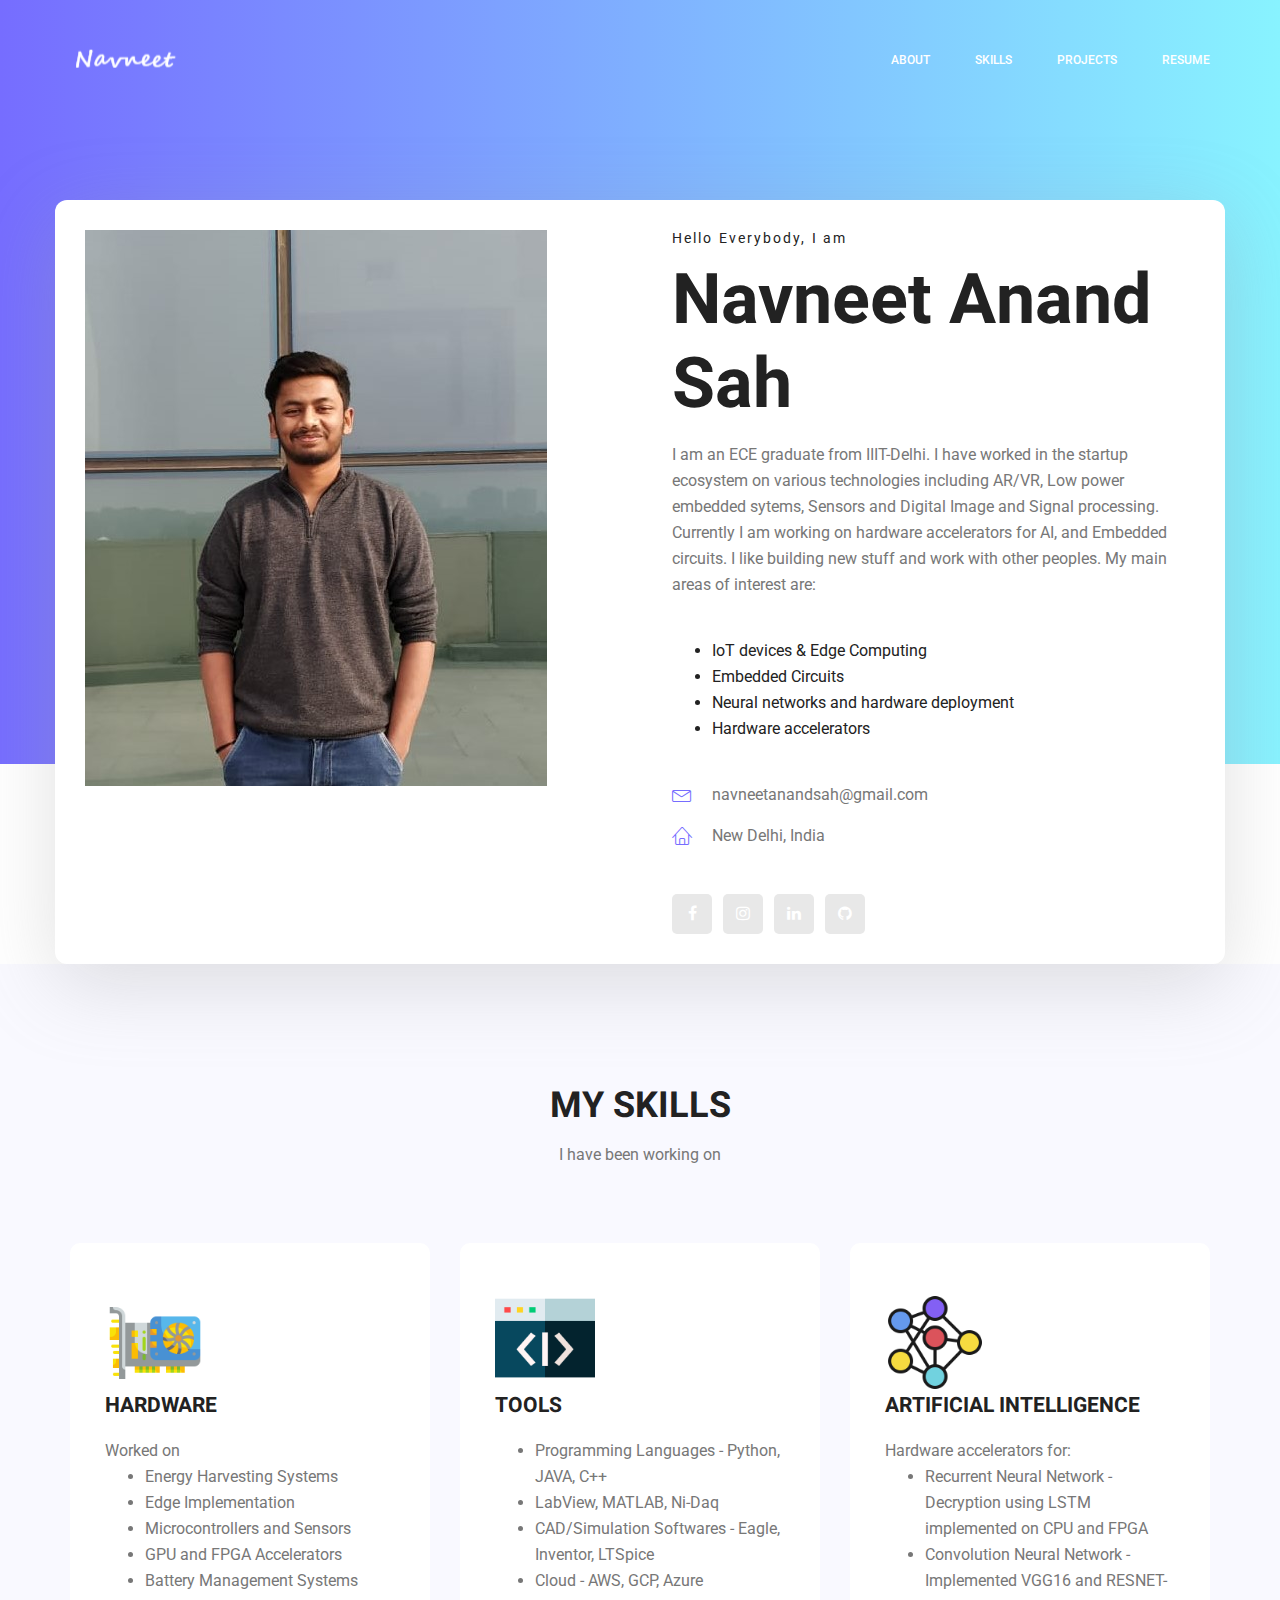
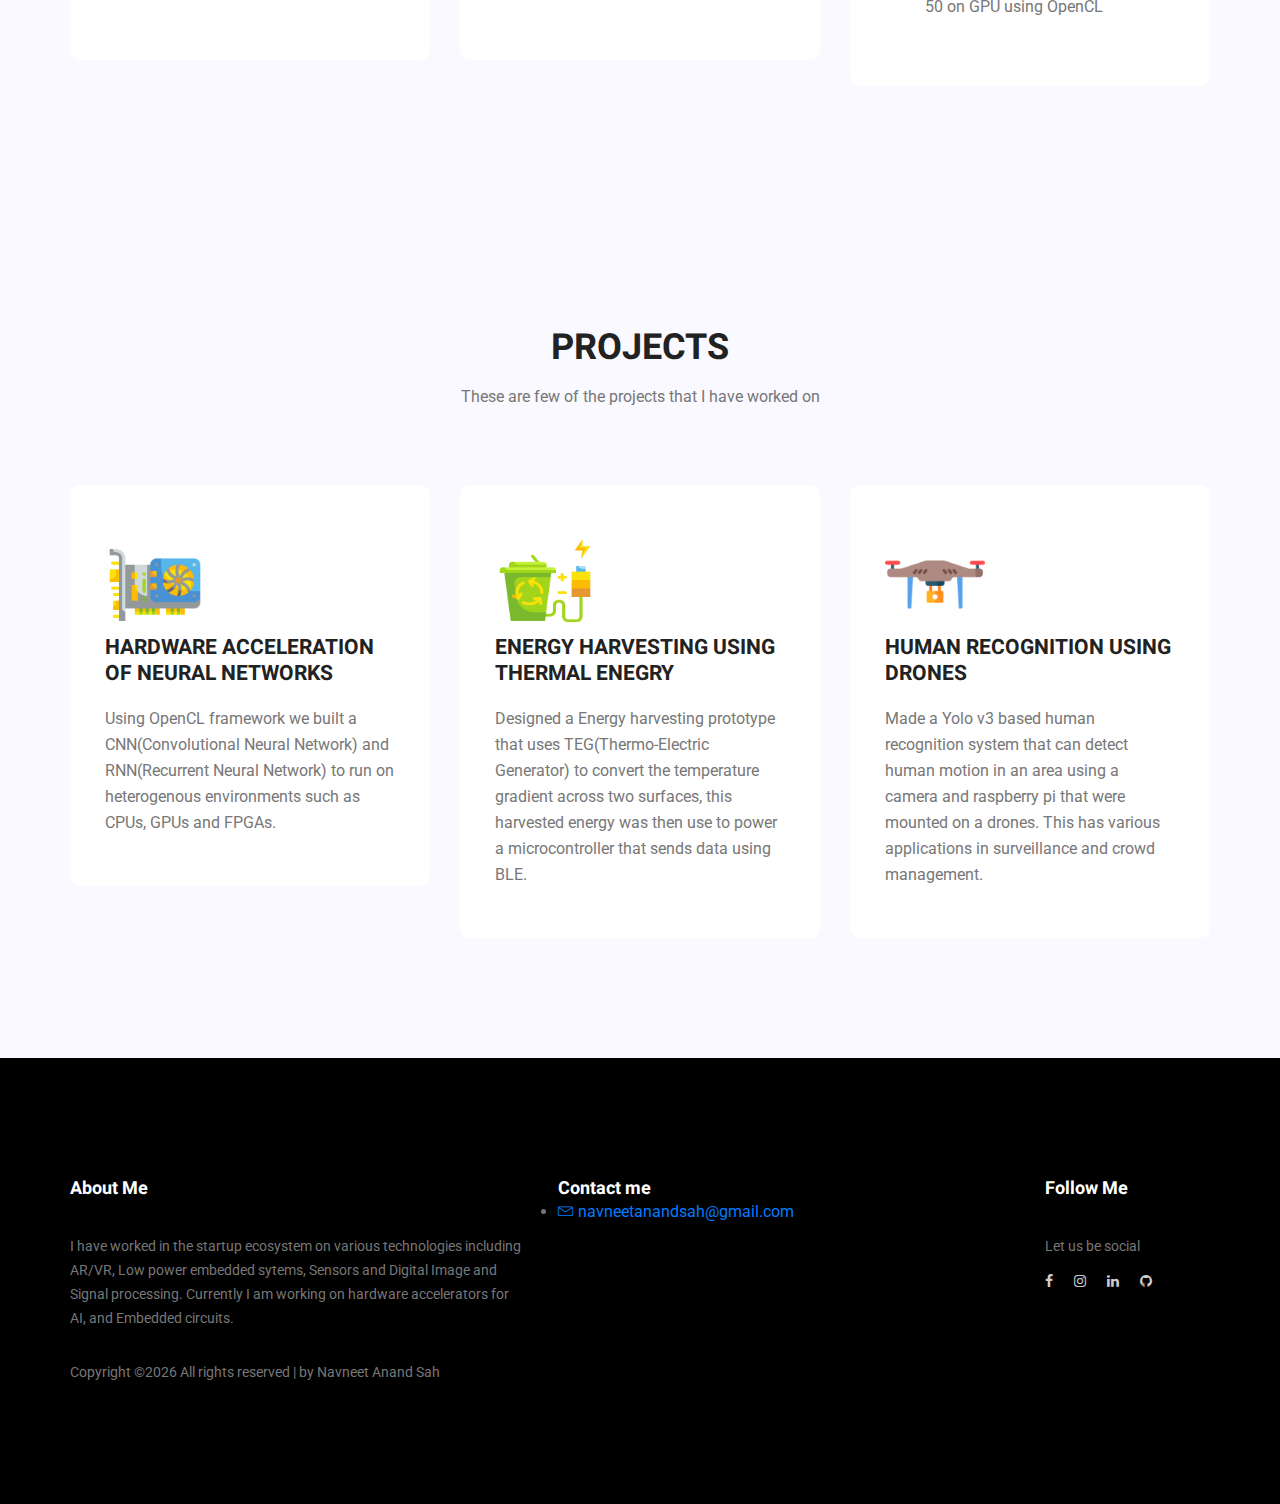
<file: index.html>
<!doctype html>
<html lang="en">
    <head>
        <!-- Required meta tags -->
        <meta charset="utf-8">
        <meta name="viewport" content="width=device-width, initial-scale=1, shrink-to-fit=no">
        <link rel="icon" href="img/favicon.png" type="image/png">
        <title>Navneet Anand Sah</title>
        <!-- Bootstrap CSS -->
        <link rel="stylesheet" href="css/bootstrap.css">
        <link rel="stylesheet" href="vendors/linericon/style.css">
        <link rel="stylesheet" href="css/font-awesome.min.css">
        <link rel="stylesheet" href="vendors/owl-carousel/owl.carousel.min.css">
        <link rel="stylesheet" href="vendors/lightbox/simpleLightbox.css">
        <link rel="stylesheet" href="vendors/nice-select/css/nice-select.css">
        <link rel="stylesheet" href="vendors/animate-css/animate.css">
        <link rel="stylesheet" href="vendors/popup/magnific-popup.css">
        <link rel="stylesheet" href="vendors/flaticon/flaticon.css">
        <!-- main css -->
        <link rel="stylesheet" href="css/style.css">
        <link rel="stylesheet" href="css/responsive.css">
    </head>
    <body>
        
        <!--================Header Menu Area =================-->
        <header class="header_area">
            <div class="main_menu">
            	<nav class="navbar navbar-expand-lg navbar-light">
					<div class="container box_1620">
						<!-- Brand and toggle get grouped for better mobile display -->
						<a class="navbar-brand logo_h" href="index.html"><img src="img/logo3.png" alt=""></a>
						<button class="navbar-toggler" type="button" data-toggle="collapse" data-target="#navbarSupportedContent" aria-controls="navbarSupportedContent" aria-expanded="false" aria-label="Toggle navigation">
							<span class="icon-bar"></span>
							<span class="icon-bar"></span>
							<span class="icon-bar"></span>
						</button>
						<!-- Collect the nav links, forms, and other content for toggling -->
						<div class="collapse navbar-collapse offset" id="navbarSupportedContent">
							<ul class="nav navbar-nav menu_nav ml-auto">
								<li class="nav-item"><a class="nav-link" href="#home">About</a></li> 
								<li class="nav-item"><a class="nav-link" href="#skills">Skills</a></li> 
								<li class="nav-item"><a class="nav-link" href="#Project">Projects</a></li> 
								<li class="nav-item"><a class="nav-link" href="Navneet_resume.pdf">resume</a></li>
							</ul>
						</div> 
					</div>
            	</nav>
            </div>
        </header>
        <!--================Header Menu Area =================-->
        
        <!--================Home Banner Area =================-->
        <section class="home_banner_area" id="home">
           	<div class="container box_1620">
           		<div class="banner_inner d-flex align-items-center">
					<div class="banner_content">
						<div class="media">
							<div class="d-flex">
								<img src="img/navneet_1.jpeg" alt="Navneet Anand Sah">
							</div>
							<div class="media-body">
								<div class="personal_text">
									<h6>Hello Everybody, I am</h6>
									<h3>Navneet Anand Sah</h3>
									<!--<h4>Hardware Enthusiast</h4>-->
									<p>I am an ECE graduate from IIIT-Delhi. I have worked in the startup ecosystem on various technologies including AR/VR, Low power embedded sytems, Sensors and Digital Image and Signal processing. Currently I am working on hardware accelerators for AI, and Embedded circuits.  
										I like building new stuff and work with other peoples. 
										My main areas of interest are:
										<ul>
											<li>IoT devices & Edge Computing</li>
											<li>Embedded Circuits</li>
											<li>Neural networks and hardware deployment</li>
											<li>Hardware accelerators</li>
											
										</ul>
									</p>
									<ul class="list basic_info">
										<li><a href="mailto:navneetanandsah@gmail.com"><i class="lnr lnr-envelope"></i> navneetanandsah@gmail.com</a></li>
										<li><a href="#"><i class="lnr lnr-home"></i> New Delhi, India</a></li>
									</ul>
									<ul class="list personal_social">
										<li><a href="https://www.facebook.com/navneet.anand.56"><i class="fa fa-facebook"></i></a></li>
										<li><a href="https://www.instagram.com/navneet.a.sah/"><i class="fa fa-instagram"></i></a></li>
										<li><a href="https://www.linkedin.com/in/navneetanandsah/"><i class="fa fa-linkedin"></i></a></li>
										<li><a href="https://github.com/nvanandsah"><i class="fa fa-github"></i></a></li>									
									</ul>
								</div>
							</div>
						</div>
					</div>
				</div>
            </div>
        </section>
        <!--================End Home Banner Area =================-->
		
		<section class="feature_area p_120" id="skills">
				<div class="container">
					<div class="main_title">
						<h2>My SKills</h2>
						<p> I have been working on</p>
					</div>
					<div class="feature_inner row">
						<div class="col-lg-4 col-md-6">
							<div class="feature_item">
								<!--<i class="flaticon-city"></i>-->
								<img src="img/graphics-card.png" width = "100" height="100" alt="GPU">
								<h4>Hardware</h4>
        								<p>Worked on
											<ul>
												<li>Energy Harvesting Systems</li>
												<li>Edge Implementation</li>
												<li>Microcontrollers and Sensors</li>
												<li>GPU and FPGA Accelerators</li>	
												<li>Battery Management Systems</li>
											</ul>
										</p>
							</div>
						</div>
						<div class="col-lg-4 col-md-6">
							<div class="feature_item">
								<!--<i class="flaticon-skyline"></i>-->
								<img src="img/code.png" width = "100" height="100" alt="GPU" style="padding-bottom: 10px">
								<h4>Tools</h4>
        								<p>
											<ul>
												<li>Programming Languages - Python, JAVA, C++</li>										
												<li>LabView, MATLAB, Ni-Daq</li>
												<li>CAD/Simulation Softwares - Eagle, Inventor, LTSpice</li>
												<li>Cloud - AWS, GCP, Azure</li>
											</ul>
										</p>
							</div>
						</div>
						<div class="col-lg-4 col-md-6">
							<div class="feature_item">
								<!--<i class="flaticon-sketch"></i>-->
								<img src="img/machine-learning.png" width = "100" height="100" alt="GPU" style="padding-bottom: 1px">
								<h4>Artificial Intelligence</h4>
        								<p>Hardware accelerators for:
											<ul>	
												<li>Recurrent Neural Network - Decryption using LSTM implemented on CPU and FPGA</li>
												<li>Convolution Neural Network - Implemented VGG16 and RESNET-50 on GPU using OpenCL</li>
											</ul>
										</p>
							</div>
						</div>
					</div>
				</div>
			</section>
        <!--================Welcome Area =================
        <section class="welcome_area p_120">
        	<div class="container">
        		<div class="feature_inner row">
        			<div class="col-lg-4 col-md-6">
        				<div class="welcome_text">
        					<h4>My skills</h4>
							<p>I have been working on </p>
						</div>
        					<div class="row">
        						<div class="col-md-4">
        							<div class="wel_item">
        								<i class="lnr lnr-database"></i>
        								<h4>Hardware</h4>
        								<p>Worked on
											<ul>
												<li>Energy Harvesting </li>
												<li>Edge Implementation</li>
												<li>Microcontrollers and Sensors</li>
												<li>GPU and FPGA Accelerators</li>	
											</ul>
										</p>
        							</div>
        						</div>
        						<div class="col-md-4">
        							<div class="wel_item">
        								<i class="lnr lnr-book"></i>
        								<h4>Artificial Intelligence</h4>
        								<p>Hardware accelerators for:
											<ul>	
												<li>Recurrent Neural Network</li>
												<li>Convolution Neural Network</li>
											</ul>
										</p>
        							</div>
        						</div>
        						<div class="col-md-4">
        							<div class="wel_item">
        								<i class="lnr lnr-users"></i>
        								<h4>Languages</h4>
        								<p>
											<ul>
												<li>Python</li>											</li>
												<li>MATLAB</li>
												<li>JAVA</li>
												<li>C++</li>
											</ul>
										</p>
        							</div>
        						</div>
        					</div>
        				</div>
        			</div>
        		</div>
        	</div>
        </section>
        <!--================End Welcome Area =================-->
        
        
        <!--================Feature Area =================-->
        <section class="feature_area p_120" id="Project">
        	<div class="container">
        		<div class="main_title">
        			<h2>Projects</h2>
        			<p> These are few of the projects that I have worked on</p>
        		</div>
        		<div class="feature_inner row">
        			<div class="col-lg-4 col-md-6">
        				<div class="feature_item">
        					<!--<i class="flaticon-city"></i>-->
							<img src="img/graphics-card.png" width = "100" height="100" alt="GPU">
							<h4>Hardware acceleration of Neural Networks</h4>
        					<p>Using OpenCL framework we built a CNN(Convolutional Neural Network) and RNN(Recurrent Neural Network) to run on heterogenous environments such as CPUs, GPUs and FPGAs.</p>
        				</div>
        			</div>
        			<div class="col-lg-4 col-md-6">
        				<div class="feature_item">
							<!--<i class="flaticon-skyline"></i>-->
							<img src="img/clean-energy.png" width = "100" height="100" alt="GPU" style="padding-bottom: 10px">
        					<h4>Energy Harvesting using thermal enegry</h4>
        					<p>Designed a Energy harvesting prototype that uses TEG(Thermo-Electric Generator) to convert the temperature gradient across two surfaces, this harvested energy was then use to power a microcontroller that sends data using BLE.</p>
        				</div>
        			</div>
        			<div class="col-lg-4 col-md-6">
        				<div class="feature_item">
        					<!--<i class="flaticon-sketch"></i>-->
							<img src="img/drone.png" width = "100" height="100" alt="GPU" style="padding-bottom: 1px">
        					
							<h4>Human recognition using Drones</h4>
        					<p>Made a Yolo v3 based human recognition system that can detect human motion in an area using a camera and raspberry pi that were mounted on a drones. This has various applications in surveillance and crowd management.</p>
        				</div>
					</div>
					<!-- <div class="col-lg-4 col-md-6">
        				<div class="feature_item">
        					<!--<i class="flaticon-sketch"></i>--
							<img src="img/icc.png" width = "100" height="100" alt="GPU" style="padding-bottom: 1px">
        					
							<h4>Energy Harvesting by exploiting inherent inadequacies of Sampling process</h4>
        					<p>"Experimental Results for Energy Harvesting by exploiting inherent inadequacies of Sampling process for
								IoT application" accepted in IEEE International Conference on Communications (ICC),
								Workshop, 2020. Neha Jain, Navneet Anand Sah, Vivek Ashok Bohara and Anubha Gupta</p>
        				</div>
        			</div> -->
        		</div>
        	</div>
        </section>
        <!--================End Feature Area =================-->
        
        
        <!--================Footer Area =================-->
        <footer class="footer_area p_120">
        	<div class="container">
        		<div class="row footer_inner">
        			<div class="col-lg-5 col-sm-6">
        				<aside class="f_widget ab_widget">
        					<div class="f_title">
        						<h3>About Me</h3>
        					</div>
        					<p>I have worked in the startup ecosystem on various technologies including AR/VR, Low power embedded sytems, Sensors and Digital Image and Signal processing. Currently I am working on hardware accelerators for AI, and Embedded circuits.</p>
        					<p>
Copyright &copy;<script>document.write(new Date().getFullYear());</script> All rights reserved | by Navneet Anand Sah
</p>
        				</aside>
        			</div>
        			<div class="col-lg-5 col-sm-6">
        				<aside class="f_widget news_widget">
        					<div class="f_title">
								<h3>Contact me</h3>
								<li><a href="mailto:navneetanandsah@gmail.com"><i class="lnr lnr-envelope"></i> navneetanandsah@gmail.com</a></li>
										
        					</div>
        				</aside>
        			</div>
        			<div class="col-lg-2">
        				<aside class="f_widget social_widget">
        					<div class="f_title">
        						<h3>Follow Me</h3>
        					</div>
        					<p>Let us be social</p>
        					<ul class="list">
									<li><a href="https://www.facebook.com/navneet.anand.56"><i class="fa fa-facebook"></i></a></li>
									<li><a href="https://www.instagram.com/navneet.a.sah/"><i class="fa fa-instagram"></i></a></li>
									<li><a href="https://www.linkedin.com/in/navneetanandsah/"><i class="fa fa-linkedin"></i></a></li>
									<li><a href="https://github.com/nvanandsah"><i class="fa fa-github"></i></a></li>	
        					</ul>
        				</aside>
        			</div>
        		</div>
        	</div>
        </footer>
        <!--================End Footer Area =================-->
        
        <!-- Optional JavaScript -->
        <!-- jQuery first, then Popper.js, then Bootstrap JS -->
        <script src="js/jquery-3.3.1.min.js"></script>
        <script src="js/popper.js"></script>
        <script src="js/bootstrap.min.js"></script>
        <script src="js/stellar.js"></script>
        <script src="vendors/lightbox/simpleLightbox.min.js"></script>
        <script src="vendors/nice-select/js/jquery.nice-select.min.js"></script>
        <script src="vendors/isotope/imagesloaded.pkgd.min.js"></script>
        <script src="vendors/isotope/isotope.pkgd.min.js"></script>
        <script src="vendors/owl-carousel/owl.carousel.min.js"></script>
        <script src="vendors/popup/jquery.magnific-popup.min.js"></script>
        <script src="js/jquery.ajaxchimp.min.js"></script>
        <script src="vendors/counter-up/jquery.waypoints.min.js"></script>
        <script src="vendors/counter-up/jquery.counterup.min.js"></script>
        <script src="js/mail-script.js"></script>
        <script src="js/theme.js"></script>
    </body>
</html>
</file>
<file: vendors/linericon/style.css>
@font-face {
	font-family: 'Linearicons-Free';
	src:url('fonts/Linearicons-Free.eot?w118d');
	src:url('fonts/Linearicons-Free.eot?#iefixw118d') format('embedded-opentype'),
		url('fonts/Linearicons-Free.woff2?w118d') format('woff2'),
		url('fonts/Linearicons-Free.woff?w118d') format('woff'),
		url('fonts/Linearicons-Free.ttf?w118d') format('truetype'),
		url('fonts/Linearicons-Free.svg?w118d#Linearicons-Free') format('svg');
	font-weight: normal;
	font-style: normal;
}

.lnr {
	font-family: 'Linearicons-Free';
	speak: none;
	font-style: normal;
	font-weight: normal;
	font-variant: normal;
	text-transform: none;
	line-height: 1;

	/* Better Font Rendering =========== */
	-webkit-font-smoothing: antialiased;
	-moz-osx-font-smoothing: grayscale;
}

.lnr-home:before {
	content: "\e800";
}
.lnr-apartment:before {
	content: "\e801";
}
.lnr-pencil:before {
	content: "\e802";
}
.lnr-magic-wand:before {
	content: "\e803";
}
.lnr-drop:before {
	content: "\e804";
}
.lnr-lighter:before {
	content: "\e805";
}
.lnr-poop:before {
	content: "\e806";
}
.lnr-sun:before {
	content: "\e807";
}
.lnr-moon:before {
	content: "\e808";
}
.lnr-cloud:before {
	content: "\e809";
}
.lnr-cloud-upload:before {
	content: "\e80a";
}
.lnr-cloud-download:before {
	content: "\e80b";
}
.lnr-cloud-sync:before {
	content: "\e80c";
}
.lnr-cloud-check:before {
	content: "\e80d";
}
.lnr-database:before {
	content: "\e80e";
}
.lnr-lock:before {
	content: "\e80f";
}
.lnr-cog:before {
	content: "\e810";
}
.lnr-trash:before {
	content: "\e811";
}
.lnr-dice:before {
	content: "\e812";
}
.lnr-heart:before {
	content: "\e813";
}
.lnr-star:before {
	content: "\e814";
}
.lnr-star-half:before {
	content: "\e815";
}
.lnr-star-empty:before {
	content: "\e816";
}
.lnr-flag:before {
	content: "\e817";
}
.lnr-envelope:before {
	content: "\e818";
}
.lnr-paperclip:before {
	content: "\e819";
}
.lnr-inbox:before {
	content: "\e81a";
}
.lnr-eye:before {
	content: "\e81b";
}
.lnr-printer:before {
	content: "\e81c";
}
.lnr-file-empty:before {
	content: "\e81d";
}
.lnr-file-add:before {
	content: "\e81e";
}
.lnr-enter:before {
	content: "\e81f";
}
.lnr-exit:before {
	content: "\e820";
}
.lnr-graduation-hat:before {
	content: "\e821";
}
.lnr-license:before {
	content: "\e822";
}
.lnr-music-note:before {
	content: "\e823";
}
.lnr-film-play:before {
	content: "\e824";
}
.lnr-camera-video:before {
	content: "\e825";
}
.lnr-camera:before {
	content: "\e826";
}
.lnr-picture:before {
	content: "\e827";
}
.lnr-book:before {
	content: "\e828";
}
.lnr-bookmark:before {
	content: "\e829";
}
.lnr-user:before {
	content: "\e82a";
}
.lnr-users:before {
	content: "\e82b";
}
.lnr-shirt:before {
	content: "\e82c";
}
.lnr-store:before {
	content: "\e82d";
}
.lnr-cart:before {
	content: "\e82e";
}
.lnr-tag:before {
	content: "\e82f";
}
.lnr-phone-handset:before {
	content: "\e830";
}
.lnr-phone:before {
	content: "\e831";
}
.lnr-pushpin:before {
	content: "\e832";
}
.lnr-map-marker:before {
	content: "\e833";
}
.lnr-map:before {
	content: "\e834";
}
.lnr-location:before {
	content: "\e835";
}
.lnr-calendar-full:before {
	content: "\e836";
}
.lnr-keyboard:before {
	content: "\e837";
}
.lnr-spell-check:before {
	content: "\e838";
}
.lnr-screen:before {
	content: "\e839";
}
.lnr-smartphone:before {
	content: "\e83a";
}
.lnr-tablet:before {
	content: "\e83b";
}
.lnr-laptop:before {
	content: "\e83c";
}
.lnr-laptop-phone:before {
	content: "\e83d";
}
.lnr-power-switch:before {
	content: "\e83e";
}
.lnr-bubble:before {
	content: "\e83f";
}
.lnr-heart-pulse:before {
	content: "\e840";
}
.lnr-construction:before {
	content: "\e841";
}
.lnr-pie-chart:before {
	content: "\e842";
}
.lnr-chart-bars:before {
	content: "\e843";
}
.lnr-gift:before {
	content: "\e844";
}
.lnr-diamond:before {
	content: "\e845";
}
.lnr-linearicons:before {
	content: "\e846";
}
.lnr-dinner:before {
	content: "\e847";
}
.lnr-coffee-cup:before {
	content: "\e848";
}
.lnr-leaf:before {
	content: "\e849";
}
.lnr-paw:before {
	content: "\e84a";
}
.lnr-rocket:before {
	content: "\e84b";
}
.lnr-briefcase:before {
	content: "\e84c";
}
.lnr-bus:before {
	content: "\e84d";
}
.lnr-car:before {
	content: "\e84e";
}
.lnr-train:before {
	content: "\e84f";
}
.lnr-bicycle:before {
	content: "\e850";
}
.lnr-wheelchair:before {
	content: "\e851";
}
.lnr-select:before {
	content: "\e852";
}
.lnr-earth:before {
	content: "\e853";
}
.lnr-smile:before {
	content: "\e854";
}
.lnr-sad:before {
	content: "\e855";
}
.lnr-neutral:before {
	content: "\e856";
}
.lnr-mustache:before {
	content: "\e857";
}
.lnr-alarm:before {
	content: "\e858";
}
.lnr-bullhorn:before {
	content: "\e859";
}
.lnr-volume-high:before {
	content: "\e85a";
}
.lnr-volume-medium:before {
	content: "\e85b";
}
.lnr-volume-low:before {
	content: "\e85c";
}
.lnr-volume:before {
	content: "\e85d";
}
.lnr-mic:before {
	content: "\e85e";
}
.lnr-hourglass:before {
	content: "\e85f";
}
.lnr-undo:before {
	content: "\e860";
}
.lnr-redo:before {
	content: "\e861";
}
.lnr-sync:before {
	content: "\e862";
}
.lnr-history:before {
	content: "\e863";
}
.lnr-clock:before {
	content: "\e864";
}
.lnr-download:before {
	content: "\e865";
}
.lnr-upload:before {
	content: "\e866";
}
.lnr-enter-down:before {
	content: "\e867";
}
.lnr-exit-up:before {
	content: "\e868";
}
.lnr-bug:before {
	content: "\e869";
}
.lnr-code:before {
	content: "\e86a";
}
.lnr-link:before {
	content: "\e86b";
}
.lnr-unlink:before {
	content: "\e86c";
}
.lnr-thumbs-up:before {
	content: "\e86d";
}
.lnr-thumbs-down:before {
	content: "\e86e";
}
.lnr-magnifier:before {
	content: "\e86f";
}
.lnr-cross:before {
	content: "\e870";
}
.lnr-menu:before {
	content: "\e871";
}
.lnr-list:before {
	content: "\e872";
}
.lnr-chevron-up:before {
	content: "\e873";
}
.lnr-chevron-down:before {
	content: "\e874";
}
.lnr-chevron-left:before {
	content: "\e875";
}
.lnr-chevron-right:before {
	content: "\e876";
}
.lnr-arrow-up:before {
	content: "\e877";
}
.lnr-arrow-down:before {
	content: "\e878";
}
.lnr-arrow-left:before {
	content: "\e879";
}
.lnr-arrow-right:before {
	content: "\e87a";
}
.lnr-move:before {
	content: "\e87b";
}
.lnr-warning:before {
	content: "\e87c";
}
.lnr-question-circle:before {
	content: "\e87d";
}
.lnr-menu-circle:before {
	content: "\e87e";
}
.lnr-checkmark-circle:before {
	content: "\e87f";
}
.lnr-cross-circle:before {
	content: "\e880";
}
.lnr-plus-circle:before {
	content: "\e881";
}
.lnr-circle-minus:before {
	content: "\e882";
}
.lnr-arrow-up-circle:before {
	content: "\e883";
}
.lnr-arrow-down-circle:before {
	content: "\e884";
}
.lnr-arrow-left-circle:before {
	content: "\e885";
}
.lnr-arrow-right-circle:before {
	content: "\e886";
}
.lnr-chevron-up-circle:before {
	content: "\e887";
}
.lnr-chevron-down-circle:before {
	content: "\e888";
}
.lnr-chevron-left-circle:before {
	content: "\e889";
}
.lnr-chevron-right-circle:before {
	content: "\e88a";
}
.lnr-crop:before {
	content: "\e88b";
}
.lnr-frame-expand:before {
	content: "\e88c";
}
.lnr-frame-contract:before {
	content: "\e88d";
}
.lnr-layers:before {
	content: "\e88e";
}
.lnr-funnel:before {
	content: "\e88f";
}
.lnr-text-format:before {
	content: "\e890";
}
.lnr-text-format-remove:before {
	content: "\e891";
}
.lnr-text-size:before {
	content: "\e892";
}
.lnr-bold:before {
	content: "\e893";
}
.lnr-italic:before {
	content: "\e894";
}
.lnr-underline:before {
	content: "\e895";
}
.lnr-strikethrough:before {
	content: "\e896";
}
.lnr-highlight:before {
	content: "\e897";
}
.lnr-text-align-left:before {
	content: "\e898";
}
.lnr-text-align-center:before {
	content: "\e899";
}
.lnr-text-align-right:before {
	content: "\e89a";
}
.lnr-text-align-justify:before {
	content: "\e89b";
}
.lnr-line-spacing:before {
	content: "\e89c";
}
.lnr-indent-increase:before {
	content: "\e89d";
}
.lnr-indent-decrease:before {
	content: "\e89e";
}
.lnr-pilcrow:before {
	content: "\e89f";
}
.lnr-direction-ltr:before {
	content: "\e8a0";
}
.lnr-direction-rtl:before {
	content: "\e8a1";
}
.lnr-page-break:before {
	content: "\e8a2";
}
.lnr-sort-alpha-asc:before {
	content: "\e8a3";
}
.lnr-sort-amount-asc:before {
	content: "\e8a4";
}
.lnr-hand:before {
	content: "\e8a5";
}
.lnr-pointer-up:before {
	content: "\e8a6";
}
.lnr-pointer-right:before {
	content: "\e8a7";
}
.lnr-pointer-down:before {
	content: "\e8a8";
}
.lnr-pointer-left:before {
	content: "\e8a9";
}
</file>
<file: vendors/nice-select/css/nice-select.css>
.nice-select {
  -webkit-tap-highlight-color: transparent;
  background-color: #fff;
  border-radius: 5px;
  border: solid 1px #e8e8e8;
  box-sizing: border-box;
  clear: both;
  cursor: pointer;
  display: block;
  float: left;
  font-family: inherit;
  font-size: 14px;
  font-weight: normal;
  height: 42px;
  line-height: 40px;
  outline: none;
  padding-left: 18px;
  padding-right: 30px;
  position: relative;
  text-align: left !important;
  -webkit-transition: all 0.2s ease-in-out;
  transition: all 0.2s ease-in-out;
  -webkit-user-select: none;
     -moz-user-select: none;
      -ms-user-select: none;
          user-select: none;
  white-space: nowrap;
  width: auto; }
  .nice-select:hover {
    border-color: #dbdbdb; }
  .nice-select:active, .nice-select.open, .nice-select:focus {
    border-color: #999; }
  .nice-select:after {
    border-bottom: 2px solid #999;
    border-right: 2px solid #999;
    content: '';
    display: block;
    height: 5px;
    margin-top: -4px;
    pointer-events: none;
    position: absolute;
    right: 12px;
    top: 50%;
    -webkit-transform-origin: 66% 66%;
        -ms-transform-origin: 66% 66%;
            transform-origin: 66% 66%;
    -webkit-transform: rotate(45deg);
        -ms-transform: rotate(45deg);
            transform: rotate(45deg);
    -webkit-transition: all 0.15s ease-in-out;
    transition: all 0.15s ease-in-out;
    width: 5px; }
  .nice-select.open:after {
    -webkit-transform: rotate(-135deg);
        -ms-transform: rotate(-135deg);
            transform: rotate(-135deg); }
  .nice-select.open .list {
    opacity: 1;
    pointer-events: auto;
    -webkit-transform: scale(1) translateY(0);
        -ms-transform: scale(1) translateY(0);
            transform: scale(1) translateY(0); }
  .nice-select.disabled {
    border-color: #ededed;
    color: #999;
    pointer-events: none; }
    .nice-select.disabled:after {
      border-color: #cccccc; }
  .nice-select.wide {
    width: 100%; }
    .nice-select.wide .list {
      left: 0 !important;
      right: 0 !important; }
  .nice-select.right {
    float: right; }
    .nice-select.right .list {
      left: auto;
      right: 0; }
  .nice-select.small {
    font-size: 12px;
    height: 36px;
    line-height: 34px; }
    .nice-select.small:after {
      height: 4px;
      width: 4px; }
    .nice-select.small .option {
      line-height: 34px;
      min-height: 34px; }
  .nice-select .list {
    background-color: #fff;
    border-radius: 5px;
    box-shadow: 0 0 0 1px rgba(68, 68, 68, 0.11);
    box-sizing: border-box;
    margin-top: 4px;
    opacity: 0;
    overflow: hidden;
    padding: 0;
    pointer-events: none;
    position: absolute;
    top: 100%;
    left: 0;
    -webkit-transform-origin: 50% 0;
        -ms-transform-origin: 50% 0;
            transform-origin: 50% 0;
    -webkit-transform: scale(0.75) translateY(-21px);
        -ms-transform: scale(0.75) translateY(-21px);
            transform: scale(0.75) translateY(-21px);
    -webkit-transition: all 0.2s cubic-bezier(0.5, 0, 0, 1.25), opacity 0.15s ease-out;
    transition: all 0.2s cubic-bezier(0.5, 0, 0, 1.25), opacity 0.15s ease-out;
    z-index: 9; }
    .nice-select .list:hover .option:not(:hover) {
      background-color: transparent !important; }
  .nice-select .option {
    cursor: pointer;
    font-weight: 400;
    line-height: 40px;
    list-style: none;
    min-height: 40px;
    outline: none;
    padding-left: 18px;
    padding-right: 29px;
    text-align: left;
    -webkit-transition: all 0.2s;
    transition: all 0.2s; }
    .nice-select .option:hover, .nice-select .option.focus, .nice-select .option.selected.focus {
      background-color: #f6f6f6; }
    .nice-select .option.selected {
      font-weight: bold; }
    .nice-select .option.disabled {
      background-color: transparent;
      color: #999;
      cursor: default; }

.no-csspointerevents .nice-select .list {
  display: none; }

.no-csspointerevents .nice-select.open .list {
  display: block; }
</file>
<file: vendors/flaticon/flaticon.css>
/*
  	Flaticon icon font: Flaticon
  	Creation date: 26/06/2018 17:19
  	*/

@font-face {
  font-family: "Flaticon";
  src: url("./Flaticon.eot");
  src: url("./Flaticon.eot?#iefix") format("embedded-opentype"),
       url("./Flaticon.woff") format("woff"),
       url("./Flaticon.ttf") format("truetype"),
       url("./Flaticon.svg#Flaticon") format("svg");
  font-weight: normal;
  font-style: normal;
}

@media screen and (-webkit-min-device-pixel-ratio:0) {
  @font-face {
    font-family: "Flaticon";
    src: url("./Flaticon.svg#Flaticon") format("svg");
  }
}

[class^="flaticon-"]:before, [class*=" flaticon-"]:before,
[class^="flaticon-"]:after, [class*=" flaticon-"]:after {   
  font-family: Flaticon;
        font-size: 20px;
font-style: normal;
margin-left: 20px;
}

.flaticon-skyline:before { content: "\f100"; }
.flaticon-sketch:before { content: "\f101"; }
.flaticon-city:before { content: "\f102"; }
</file>
<file: css/style.css>
/*----------------------------------------------------
@File: Default Styles
@Author: Rocky Ahmed
@URL: http://wethemez.com
Author E-mail: rockybd1995@gmail.com

This file contains the styling for the actual theme, this
is the file you need to edit to change the look of the
theme.
---------------------------------------------------- */
/*=====================================================================
@Template Name: Builder Construction 
@Author: Rocky Ahmed
@Developed By: Rocky Ahmed
@Developer URL: http://rocky.wethemez.com
Author E-mail: rockybd1995@gmail.com

@Default Styles

Table of Content:
01/ Variables
02/ predefin
03/ header
04/ button
05/ banner
06/ breadcrumb
07/ about
08/ team
09/ project 
10/ price 
11/ team 
12/ blog 
13/ video  
14/ features  
15/ career  
16/ contact 
17/ footer

=====================================================================*/
/*----------------------------------------------------*/
/*font Variables*/
/*Color Variables*/
/*=================== fonts ====================*/
@import url("https://fonts.googleapis.com/css?family=Heebo:300,400,700,900|Roboto:300,400,500,700");
/*---------------------------------------------------- */
/*----------------------------------------------------*/
.list {
  list-style: none;
  margin: 0px;
  padding: 0px; }

a {
  text-decoration: none;
  transition: all 0.3s ease-in-out; }
  a:hover, a:focus {
    text-decoration: none;
    outline: none; }

.row.m0 {
  margin: 0px; }

body {
  line-height: 26px;
  font-size: 16px;
  font-family: "Roboto", sans-serif;
  font-weight: normal;
  color: #777777; }

h1, h2, h3, h4, h5, h6 {
  font-family: "Heebo", sans-serif;
  font-weight: bold; }

button:focus {
  outline: none;
  box-shadow: none; }

.p0 {
  padding-left: 0px;
  padding-right: 0px; }

.p_120 {
  padding-top: 120px;
  padding-bottom: 120px; }

.p_100 {
  padding-top: 100px;
  padding-bottom: 100px; }

.pad_top {
  padding-top: 120px; }

.pad_bt {
  padding-bottom: 120px; }

.mt-25 {
  margin-top: 25px; }

@media (min-width: 1200px) {
  .container {
    max-width: 1170px; } }

@media (min-width: 1620px) {
  .box_1620 {
    max-width: 1620px;
    margin: auto;
    width: 100%;
    padding-left: 0px;
    padding-right: 0px; } }
/* Main Title Area css
============================================================================================ */
.main_title {
  text-align: center;
  max-width: 670px;
  margin: 0px auto 75px; }
  .main_title h2 {
    font-family: "Heebo", sans-serif;
    font-size: 36px;
    color: #222222;
    margin-bottom: 15px;
    text-transform: uppercase; }
  .main_title p {
    font-size: 16px;
    font-family: "Roboto", sans-serif;
    font-weight: normal;
    line-height: 26px;
    color: #777777;
    margin-bottom: 0px; }

/* End Main Title Area css
============================================================================================ */
/*---------------------------------------------------- */
/*----------------------------------------------------*/
.header_area {
  position: absolute;
  width: 100%;
  top: 0;
  left: 0;
  z-index: 99;
  transition: background 0.4s, all 0.3s linear; }
  .header_area .navbar {
    background: transparent;
    padding: 0px;
    border: 0px;
    border-radius: 0px; }
    .header_area .navbar .nav .nav-item {
      margin-right: 45px; }
      .header_area .navbar .nav .nav-item .nav-link {
        font: 500 12px/120px "Roboto", sans-serif;
        text-transform: uppercase;
        color: #fff;
        padding: 0px;
        display: inline-block; }
        .header_area .navbar .nav .nav-item .nav-link:after {
          display: none; }
      .header_area .navbar .nav .nav-item:hover .nav-link, .header_area .navbar .nav .nav-item.active .nav-link {
        color: #fff; }
      .header_area .navbar .nav .nav-item.submenu {
        position: relative; }
        .header_area .navbar .nav .nav-item.submenu ul {
          border: none;
          padding: 0px;
          border-radius: 0px;
          box-shadow: none;
          margin: 0px;
          background: #fff;
          box-shadow: 0px 3px 16px 0px rgba(0, 0, 0, 0.1); }
          @media (min-width: 992px) {
            .header_area .navbar .nav .nav-item.submenu ul {
              position: absolute;
              top: 120%;
              left: 0px;
              min-width: 200px;
              text-align: left;
              opacity: 0;
              transition: all 300ms ease-in;
              visibility: hidden;
              display: block;
              border: none;
              padding: 0px;
              border-radius: 0px; } }
          .header_area .navbar .nav .nav-item.submenu ul:before {
            content: "";
            width: 0;
            height: 0;
            border-style: solid;
            border-width: 10px 10px 0 10px;
            border-color: #eeeeee transparent transparent transparent;
            position: absolute;
            right: 24px;
            top: 10px;
            z-index: 3;
            opacity: 0;
            transition: all 400ms linear; }
          .header_area .navbar .nav .nav-item.submenu ul .nav-item {
            display: block;
            float: none;
            margin-right: 0px;
            border-bottom: 1px solid #ededed;
            margin-left: 0px;
            transition: all 0.4s linear; }
            .header_area .navbar .nav .nav-item.submenu ul .nav-item .nav-link {
              line-height: 45px;
              color: #222222;
              padding: 0px 30px;
              transition: all 150ms linear;
              display: block;
              margin-right: 0px; }
            .header_area .navbar .nav .nav-item.submenu ul .nav-item:last-child {
              border-bottom: none; }
            .header_area .navbar .nav .nav-item.submenu ul .nav-item:hover .nav-link {
              background: #766dff;
              color: #fff; }
        @media (min-width: 992px) {
          .header_area .navbar .nav .nav-item.submenu:hover ul {
            visibility: visible;
            opacity: 1;
            top: 100%; } }
        .header_area .navbar .nav .nav-item.submenu:hover ul .nav-item {
          margin-top: 0px; }
      .header_area .navbar .nav .nav-item:last-child {
        margin-right: 0px; }
    .header_area .navbar .search {
      font-size: 12px;
      line-height: 60px;
      display: inline-block;
      color: #222222;
      margin-left: 80px; }
      .header_area .navbar .search i {
        font-weight: 600; }
  .header_area.navbar_fixed .main_menu {
    position: fixed;
    width: 100%;
    top: -70px;
    left: 0;
    right: 0;
    background: #000;
    transform: translateY(70px);
    transition: transform 500ms ease, background 500ms ease;
    -webkit-transition: transform 500ms ease, background 500ms ease;
    box-shadow: 0px 3px 16px 0px rgba(0, 0, 0, 0.1); }
    .header_area.navbar_fixed .main_menu .navbar .nav .nav-item .nav-link {
      line-height: 70px; }

.top_menu {
  background: #f9f9ff; }
  .top_menu .header_social li {
    display: inline-block;
    margin-right: 15px; }
    .top_menu .header_social li a {
      font-size: 14px;
      color: #777777;
      display: inline-block;
      line-height: 42px;
      transition: all 300ms linear 0s; }
    .top_menu .header_social li:last-child {
      margin-right: 0px; }
    .top_menu .header_social li:hover a {
      color: #766dff; }
  .top_menu .dn_btn {
    line-height: 42px;
    display: inline-block;
    font-size: 12px;
    margin-right: 30px;
    font-family: "Roboto", sans-serif;
    font-weight: normal;
    color: #777777;
    transition: all 300ms linear 0s; }
    .top_menu .dn_btn:hover {
      color: #766dff; }
    .top_menu .dn_btn:last-child {
      margin-right: 0px; }
  .top_menu .lan_pack {
    height: 30px;
    border: 1px solid #eeeeee;
    border-radius: 3px;
    line-height: 28px;
    font-size: 12px;
    font-family: "Roboto", sans-serif;
    font-weight: 500;
    padding-left: 19px;
    padding-right: 36px;
    color: #777777;
    background: #f9f9ff;
    margin-right: 5px;
    margin-top: 8px; }
    .top_menu .lan_pack .current {
      color: #777777; }
    .top_menu .lan_pack:after {
      content: "\f0d7";
      border: none !important;
      font: normal normal normal 12px/1 FontAwesome;
      transform: rotate(0deg);
      height: auto;
      margin-top: -6px;
      right: 20px; }

/*---------------------------------------------------- */
/*----------------------------------------------------*/
/* Home Banner Area css
============================================================================================ */
.home_banner_area {
  position: relative;
  z-index: 1;
  background-image: -moz-linear-gradient(0deg, #766dff 0%, #88f3ff 100%);
  background-image: -webkit-linear-gradient(0deg, #766dff 0%, #88f3ff 100%);
  background-image: -ms-linear-gradient(0deg, #766dff 0%, #88f3ff 100%);
  margin-bottom: 200px; }
  .home_banner_area .box_1620 {
    min-height: 700px;
    border-radius: 12px;
    position: relative;
    bottom: -200px;
    background: #fff;
    padding: 30px;
    box-shadow: 0px 20px 80px 0px rgba(153, 153, 153, 0.3); }
  .home_banner_area .banner_inner {
    position: relative;
    width: 100%;
    min-height: 700px;
    display: flex; }
    .home_banner_area .banner_inner .banner_content {
      color: #222222;
      vertical-align: middle;
      align-self: center;
      text-align: left; }
      .home_banner_area .banner_inner .banner_content .media .d-flex {
        padding-right: 125px; }
      .home_banner_area .banner_inner .banner_content .media .media-body {
        vertical-align: middle;
        align-self: center; }

.blog_banner {
  min-height: 780px;
  position: relative;
  z-index: 1;
  overflow: hidden;
  margin-bottom: 0px; }
  .blog_banner .banner_inner {
    background: #04091e;
    position: relative;
    overflow: hidden;
    width: 100%;
    min-height: 780px;
    z-index: 1; }
    .blog_banner .banner_inner .overlay {
      background: url(../img/banner/banner-2.jpg) no-repeat scroll center center;
      opacity: .5;
      height: 125%;
      position: absolute;
      left: 0px;
      top: 0px;
      width: 100%;
      z-index: -1; }
    .blog_banner .banner_inner .blog_b_text {
      max-width: 700px;
      margin: auto;
      color: #fff; }
      .blog_banner .banner_inner .blog_b_text h2 {
        font-size: 60px;
        font-weight: bold;
        font-family: "Heebo", sans-serif;
        line-height: 66px;
        margin-bottom: 15px;
        text-transform: uppercase; }
      .blog_banner .banner_inner .blog_b_text p {
        font-size: 16px;
        margin-bottom: 35px; }
      .blog_banner .banner_inner .blog_b_text .white_bg_btn {
        line-height: 42px;
        padding: 0px 45px;
        border-radius: 5px; }

.banner_box {
  max-width: 1620px;
  margin: auto; }

.banner_area {
  position: relative;
  z-index: 1;
  min-height: 350px;
  background-image: -moz-linear-gradient(0deg, #766dff 0%, #88f3ff 100%);
  background-image: -webkit-linear-gradient(0deg, #766dff 0%, #88f3ff 100%);
  background-image: -ms-linear-gradient(0deg, #766dff 0%, #88f3ff 100%);
  margin-bottom: 120px; }
  .banner_area .box_1620 {
    background: #fff;
    min-height: 360px;
    border-radius: 12px;
    position: relative;
    bottom: -120px;
    box-shadow: 0px 20px 80px 0px rgba(153, 153, 153, 0.3); }
  .banner_area .banner_inner {
    position: relative;
    overflow: hidden;
    width: 100%;
    min-height: 360px;
    z-index: 1; }
    .banner_area .banner_inner .banner_content h2 {
      color: #222222;
      font-size: 48px;
      font-family: "Heebo", sans-serif;
      margin-bottom: 0px;
      font-weight: bold; }
    .banner_area .banner_inner .banner_content .page_link a {
      font-size: 14px;
      color: #222222;
      font-family: "Roboto", sans-serif;
      margin-right: 32px;
      position: relative; }
      .banner_area .banner_inner .banner_content .page_link a:before {
        content: "\e87a";
        font-family: 'Linearicons-Free';
        position: absolute;
        right: -25px;
        top: 50%;
        transform: translateY(-50%); }
      .banner_area .banner_inner .banner_content .page_link a:last-child {
        margin-right: 0px; }
        .banner_area .banner_inner .banner_content .page_link a:last-child:before {
          display: none; }
      .banner_area .banner_inner .banner_content .page_link a:hover {
        color: #766dff; }

/* End Home Banner Area css
============================================================================================ */
/*---------------------------------------------------- */
/*----------------------------------------------------*/
/* Latest Blog Area css
============================================================================================ */
.latest_blog_inner {
  margin-bottom: -30px; }

.l_blog_item {
  margin-bottom: 30px; }
  .l_blog_item .date {
    font-size: 13px;
    font-family: "Roboto", sans-serif;
    font-weight: normal;
    color: #777777;
    margin-top: 20px;
    display: block;
    margin-bottom: 15px; }
  .l_blog_item h4 {
    font-size: 18px;
    line-height: 24px;
    color: #222222;
    border-bottom: 1px solid #eeeeee;
    padding-bottom: 20px;
    margin-bottom: 20px;
    transition: all 300ms linear 0s; }
  .l_blog_item p {
    margin-bottom: 0px; }
  .l_blog_item:hover h4 {
    color: #766dff; }

/* End Latest Blog Area css
============================================================================================ */
/*================= latest_blog_area css =============*/
.single-recent-blog-post {
  margin-bottom: 30px; }
  .single-recent-blog-post .thumb {
    overflow: hidden; }
    .single-recent-blog-post .thumb img {
      transition: all 0.7s linear; }
  .single-recent-blog-post .details {
    padding-top: 30px; }
    .single-recent-blog-post .details .sec_h4 {
      line-height: 24px;
      padding: 10px 0px 13px;
      transition: all 0.3s linear; }
      .single-recent-blog-post .details .sec_h4:hover {
        color: #777777; }
  .single-recent-blog-post .date {
    font-size: 14px;
    line-height: 24px;
    font-weight: 400; }
  .single-recent-blog-post:hover img {
    transform: scale(1.23) rotate(10deg); }

.tags .tag_btn {
  font-size: 12px;
  font-weight: 500;
  line-height: 20px;
  border: 1px solid #eeeeee;
  display: inline-block;
  padding: 1px 18px;
  text-align: center;
  color: #222222; }
  .tags .tag_btn:before {
    background: #766dff; }
  .tags .tag_btn + .tag_btn {
    margin-left: 2px; }

/*========= blog_categorie_area css ===========*/
.blog_categorie_area {
  padding-top: 80px;
  padding-bottom: 80px; }

.categories_post {
  position: relative;
  text-align: center;
  cursor: pointer; }
  .categories_post img {
    max-width: 100%; }
  .categories_post .categories_details {
    position: absolute;
    top: 20px;
    left: 20px;
    right: 20px;
    bottom: 20px;
    background: rgba(34, 34, 34, 0.8);
    color: #fff;
    transition: all 0.3s linear;
    display: flex;
    align-items: center;
    justify-content: center; }
    .categories_post .categories_details h5 {
      margin-bottom: 0px;
      font-size: 18px;
      line-height: 26px;
      text-transform: uppercase;
      color: #fff;
      position: relative; }
    .categories_post .categories_details p {
      font-weight: 300;
      font-size: 14px;
      line-height: 26px;
      margin-bottom: 0px; }
    .categories_post .categories_details .border_line {
      margin: 10px 0px;
      background: #fff;
      width: 100%;
      height: 1px; }
  .categories_post:hover .categories_details {
    background-image: -moz-linear-gradient(0deg, #766dff 0%, #88f3ff 100%);
    background-image: -webkit-linear-gradient(0deg, #766dff 0%, #88f3ff 100%);
    background-image: -ms-linear-gradient(0deg, #766dff 0%, #88f3ff 100%);
    opacity: 0.851; }

/*============ blog_left_sidebar css ==============*/
.blog_item {
  margin-bottom: 40px; }

.blog_info {
  padding-top: 30px; }
  .blog_info .post_tag {
    padding-bottom: 20px; }
    .blog_info .post_tag a {
      font: 300 14px/21px "Roboto", sans-serif;
      color: #222222; }
      .blog_info .post_tag a:hover {
        color: #777777; }
      .blog_info .post_tag a.active {
        color: #766dff; }
  .blog_info .blog_meta li a {
    font: 300 14px/20px "Roboto", sans-serif;
    color: #777777;
    vertical-align: middle;
    padding-bottom: 12px;
    display: inline-block; }
    .blog_info .blog_meta li a i {
      color: #222222;
      font-size: 16px;
      font-weight: 600;
      padding-left: 15px;
      line-height: 20px;
      vertical-align: middle; }
    .blog_info .blog_meta li a:hover {
      color: #766dff; }

.blog_post img {
  max-width: 100%; }

.blog_details {
  padding-top: 20px; }
  .blog_details h2 {
    font-size: 24px;
    line-height: 36px;
    color: #222222;
    font-weight: 600;
    transition: all 0.3s linear; }
    .blog_details h2:hover {
      color: #766dff; }
  .blog_details p {
    margin-bottom: 26px; }

.view_btn {
  font-size: 14px;
  line-height: 36px;
  display: inline-block;
  color: #222222;
  font-weight: 500;
  padding: 0px 30px;
  background: #fff; }

.blog_right_sidebar {
  border: 1px solid #eeeeee;
  background: #fafaff;
  padding: 30px; }
  .blog_right_sidebar .widget_title {
    font-size: 18px;
    line-height: 25px;
    background: #766dff;
    text-align: center;
    color: #fff;
    padding: 8px 0px;
    margin-bottom: 30px; }
  .blog_right_sidebar .search_widget .input-group .form-control {
    font-size: 14px;
    line-height: 29px;
    border: 0px;
    width: 100%;
    font-weight: 300;
    color: #fff;
    padding-left: 20px;
    border-radius: 45px;
    z-index: 0;
    background: #766dff; }
    .blog_right_sidebar .search_widget .input-group .form-control.placeholder {
      color: #fff; }
    .blog_right_sidebar .search_widget .input-group .form-control:-moz-placeholder {
      color: #fff; }
    .blog_right_sidebar .search_widget .input-group .form-control::-moz-placeholder {
      color: #fff; }
    .blog_right_sidebar .search_widget .input-group .form-control::-webkit-input-placeholder {
      color: #fff; }
    .blog_right_sidebar .search_widget .input-group .form-control:focus {
      box-shadow: none; }
  .blog_right_sidebar .search_widget .input-group .btn-default {
    position: absolute;
    right: 20px;
    background: transparent;
    border: 0px;
    box-shadow: none;
    font-size: 14px;
    color: #fff;
    padding: 0px;
    top: 50%;
    transform: translateY(-50%);
    z-index: 1; }
  .blog_right_sidebar .author_widget {
    text-align: center; }
    .blog_right_sidebar .author_widget h4 {
      font-size: 18px;
      line-height: 20px;
      color: #222222;
      margin-bottom: 5px;
      margin-top: 30px; }
    .blog_right_sidebar .author_widget p {
      margin-bottom: 0px; }
    .blog_right_sidebar .author_widget .social_icon {
      padding: 7px 0px 15px; }
      .blog_right_sidebar .author_widget .social_icon a {
        font-size: 14px;
        color: #222222;
        transition: all 0.2s linear; }
        .blog_right_sidebar .author_widget .social_icon a + a {
          margin-left: 20px; }
        .blog_right_sidebar .author_widget .social_icon a:hover {
          color: #766dff; }
  .blog_right_sidebar .popular_post_widget .post_item .media-body {
    justify-content: center;
    align-self: center;
    padding-left: 20px; }
    .blog_right_sidebar .popular_post_widget .post_item .media-body h3 {
      font-size: 14px;
      line-height: 20px;
      color: #222222;
      margin-bottom: 4px;
      transition: all 0.3s linear; }
      .blog_right_sidebar .popular_post_widget .post_item .media-body h3:hover {
        color: #766dff; }
    .blog_right_sidebar .popular_post_widget .post_item .media-body p {
      font-size: 12px;
      line-height: 21px;
      margin-bottom: 0px; }
  .blog_right_sidebar .popular_post_widget .post_item + .post_item {
    margin-top: 20px; }
  .blog_right_sidebar .post_category_widget .cat-list li {
    border-bottom: 2px dotted #eee;
    transition: all 0.3s ease 0s;
    padding-bottom: 12px; }
    .blog_right_sidebar .post_category_widget .cat-list li a {
      font-size: 14px;
      line-height: 20px;
      color: #777; }
      .blog_right_sidebar .post_category_widget .cat-list li a p {
        margin-bottom: 0px; }
    .blog_right_sidebar .post_category_widget .cat-list li + li {
      padding-top: 15px; }
    .blog_right_sidebar .post_category_widget .cat-list li:hover {
      border-color: #766dff; }
      .blog_right_sidebar .post_category_widget .cat-list li:hover a {
        color: #766dff; }
  .blog_right_sidebar .newsletter_widget {
    text-align: center; }
    .blog_right_sidebar .newsletter_widget .form-group {
      margin-bottom: 8px; }
    .blog_right_sidebar .newsletter_widget .input-group-prepend {
      margin-right: -1px; }
    .blog_right_sidebar .newsletter_widget .input-group-text {
      background: #fff;
      border-radius: 0px;
      vertical-align: top;
      font-size: 12px;
      line-height: 36px;
      padding: 0px 0px 0px 15px;
      border: 1px solid #eeeeee;
      border-right: 0px; }
    .blog_right_sidebar .newsletter_widget .form-control {
      font-size: 12px;
      line-height: 24px;
      color: #cccccc;
      border: 1px solid #eeeeee;
      border-left: 0px;
      border-radius: 0px; }
      .blog_right_sidebar .newsletter_widget .form-control.placeholder {
        color: #cccccc; }
      .blog_right_sidebar .newsletter_widget .form-control:-moz-placeholder {
        color: #cccccc; }
      .blog_right_sidebar .newsletter_widget .form-control::-moz-placeholder {
        color: #cccccc; }
      .blog_right_sidebar .newsletter_widget .form-control::-webkit-input-placeholder {
        color: #cccccc; }
      .blog_right_sidebar .newsletter_widget .form-control:focus {
        outline: none;
        box-shadow: none; }
    .blog_right_sidebar .newsletter_widget .bbtns {
      background: #766dff;
      color: #fff;
      font-size: 12px;
      line-height: 38px;
      display: inline-block;
      font-weight: 500;
      padding: 0px 24px 0px 24px;
      border-radius: 0; }
    .blog_right_sidebar .newsletter_widget .text-bottom {
      font-size: 12px; }
  .blog_right_sidebar .tag_cloud_widget ul li {
    display: inline-block; }
    .blog_right_sidebar .tag_cloud_widget ul li a {
      display: inline-block;
      border: 1px solid #eee;
      background: #fff;
      padding: 0px 13px;
      margin-bottom: 8px;
      transition: all 0.3s ease 0s;
      color: #222222;
      font-size: 12px; }
      .blog_right_sidebar .tag_cloud_widget ul li a:hover {
        background-image: -moz-linear-gradient(0deg, #766dff 0%, #88f3ff 100%);
        background-image: -webkit-linear-gradient(0deg, #766dff 0%, #88f3ff 100%);
        background-image: -ms-linear-gradient(0deg, #766dff 0%, #88f3ff 100%);
        color: #fff; }
  .blog_right_sidebar .br {
    width: 100%;
    height: 1px;
    background: #eeeeee;
    margin: 30px 0px; }

.blog-pagination {
  padding-top: 25px;
  padding-bottom: 95px; }
  .blog-pagination .page-link {
    border-radius: 0; }
  .blog-pagination .page-item {
    border: none; }

.page-link {
  background: transparent;
  font-weight: 400; }

.blog-pagination .page-item.active .page-link {
  background-color: #766dff;
  border-color: transparent;
  color: #fff; }

.blog-pagination .page-link {
  position: relative;
  display: block;
  padding: 0.5rem 0.75rem;
  margin-left: -1px;
  line-height: 1.25;
  color: #8a8a8a;
  border: none; }

.blog-pagination .page-link .lnr {
  font-weight: 600; }

.blog-pagination .page-item:last-child .page-link,
.blog-pagination .page-item:first-child .page-link {
  border-radius: 0; }

.blog-pagination .page-link:hover {
  color: #fff;
  text-decoration: none;
  background-color: #766dff;
  border-color: #eee; }

/*============ Start Blog Single Styles  =============*/
.single-post-area .social-links {
  padding-top: 10px; }
  .single-post-area .social-links li {
    display: inline-block;
    margin-bottom: 10px; }
    .single-post-area .social-links li a {
      color: #cccccc;
      padding: 7px;
      font-size: 14px;
      transition: all 0.2s linear; }
      .single-post-area .social-links li a:hover {
        color: #222222; }
.single-post-area .blog_details {
  padding-top: 26px; }
  .single-post-area .blog_details p {
    margin-bottom: 10px; }
.single-post-area .quotes {
  margin-top: 20px;
  margin-bottom: 30px;
  padding: 24px 35px 24px 30px;
  background-color: white;
  box-shadow: -20.84px 21.58px 30px 0px rgba(176, 176, 176, 0.1);
  font-size: 14px;
  line-height: 24px;
  color: #777;
  font-style: italic; }
.single-post-area .arrow {
  position: absolute; }
  .single-post-area .arrow .lnr {
    font-size: 20px;
    font-weight: 600; }
.single-post-area .thumb .overlay-bg {
  background: rgba(0, 0, 0, 0.8); }
.single-post-area .navigation-area {
  border-top: 1px solid #eee;
  padding-top: 30px;
  margin-top: 60px; }
  .single-post-area .navigation-area p {
    margin-bottom: 0px; }
  .single-post-area .navigation-area h4 {
    font-size: 18px;
    line-height: 25px;
    color: #222222; }
  .single-post-area .navigation-area .nav-left {
    text-align: left; }
    .single-post-area .navigation-area .nav-left .thumb {
      margin-right: 20px;
      background: #000; }
      .single-post-area .navigation-area .nav-left .thumb img {
        transition: all 300ms linear 0s; }
    .single-post-area .navigation-area .nav-left .lnr {
      margin-left: 20px;
      opacity: 0;
      transition: all 300ms linear 0s; }
    .single-post-area .navigation-area .nav-left:hover .lnr {
      opacity: 1; }
    .single-post-area .navigation-area .nav-left:hover .thumb img {
      opacity: .5; }
    @media (max-width: 767px) {
      .single-post-area .navigation-area .nav-left {
        margin-bottom: 30px; } }
  .single-post-area .navigation-area .nav-right {
    text-align: right; }
    .single-post-area .navigation-area .nav-right .thumb {
      margin-left: 20px;
      background: #000; }
      .single-post-area .navigation-area .nav-right .thumb img {
        transition: all 300ms linear 0s; }
    .single-post-area .navigation-area .nav-right .lnr {
      margin-right: 20px;
      opacity: 0;
      transition: all 300ms linear 0s; }
    .single-post-area .navigation-area .nav-right:hover .lnr {
      opacity: 1; }
    .single-post-area .navigation-area .nav-right:hover .thumb img {
      opacity: .5; }
@media (max-width: 991px) {
  .single-post-area .sidebar-widgets {
    padding-bottom: 0px; } }

.comments-area {
  background: #fafaff;
  border: 1px solid #eee;
  padding: 50px 30px;
  margin-top: 50px; }
  @media (max-width: 414px) {
    .comments-area {
      padding: 50px 8px; } }
  .comments-area h4 {
    text-align: center;
    margin-bottom: 50px;
    color: #222222;
    font-size: 18px; }
  .comments-area h5 {
    font-size: 16px;
    margin-bottom: 0px; }
  .comments-area a {
    color: #222222; }
  .comments-area .comment-list {
    padding-bottom: 48px; }
    .comments-area .comment-list:last-child {
      padding-bottom: 0px; }
    .comments-area .comment-list.left-padding {
      padding-left: 25px; }
    @media (max-width: 413px) {
      .comments-area .comment-list .single-comment h5 {
        font-size: 12px; }
      .comments-area .comment-list .single-comment .date {
        font-size: 11px; }
      .comments-area .comment-list .single-comment .comment {
        font-size: 10px; } }
  .comments-area .thumb {
    margin-right: 20px; }
  .comments-area .date {
    font-size: 13px;
    color: #cccccc;
    margin-bottom: 13px; }
  .comments-area .comment {
    color: #777777;
    margin-bottom: 0px; }
  .comments-area .btn-reply {
    background-color: #fff;
    color: #222222;
    border: 1px solid #eee;
    padding: 2px 18px;
    font-size: 12px;
    display: block;
    font-weight: 600;
    transition: all 300ms linear 0s; }
    .comments-area .btn-reply:hover {
      background-color: #766dff;
      color: #fff; }

.comment-form {
  background: #fafaff;
  text-align: center;
  border: 1px solid #eee;
  padding: 47px 30px 43px;
  margin-top: 50px;
  margin-bottom: 0px; }
  .comment-form h4 {
    text-align: center;
    margin-bottom: 50px;
    font-size: 18px;
    line-height: 22px;
    color: #222222; }
  .comment-form .name {
    padding-left: 0px; }
    @media (max-width: 767px) {
      .comment-form .name {
        padding-right: 0px;
        margin-bottom: 1rem; } }
  .comment-form .email {
    padding-right: 0px; }
    @media (max-width: 991px) {
      .comment-form .email {
        padding-left: 0px; } }
  .comment-form .form-control {
    padding: 8px 20px;
    background: #fff;
    border: none;
    border-radius: 0px;
    width: 100%;
    font-size: 14px;
    color: #777777;
    border: 1px solid transparent; }
    .comment-form .form-control:focus {
      box-shadow: none;
      border: 1px solid #eee; }
  .comment-form textarea.form-control {
    height: 140px;
    resize: none; }
  .comment-form ::-webkit-input-placeholder {
    /* Chrome/Opera/Safari */
    font-size: 13px;
    color: #777; }
  .comment-form ::-moz-placeholder {
    /* Firefox 19+ */
    font-size: 13px;
    color: #777; }
  .comment-form :-ms-input-placeholder {
    /* IE 10+ */
    font-size: 13px;
    color: #777; }
  .comment-form :-moz-placeholder {
    /* Firefox 18- */
    font-size: 13px;
    color: #777; }

/*============ End Blog Single Styles  =============*/
/*---------------------------------------------------- */
/*----------------------------------------------------*/
/* Reservation Form Area css
============================================================================================ */
.reservation_form_area .res_form_inner {
  max-width: 555px;
  margin: auto;
  box-shadow: 0px 10px 30px 0px rgba(153, 153, 153, 0.1);
  padding: 75px 50px;
  position: relative; }
  .reservation_form_area .res_form_inner:before {
    content: "";
    background: url(../img/contact-shap-1.png);
    position: absolute;
    left: -125px;
    height: 421px;
    width: 98px;
    top: 50%;
    transform: translateY(-50%); }
  .reservation_form_area .res_form_inner:after {
    content: "";
    background: url(../img/contact-shap-2.png);
    position: absolute;
    right: -125px;
    height: 421px;
    width: 98px;
    top: 50%;
    transform: translateY(-50%); }

.reservation_form .form-group input {
  height: 40px;
  border-radius: 0px;
  border: 1px solid #eeeeee;
  outline: none;
  box-shadow: none;
  padding: 0px 15px;
  font-size: 13px;
  font-family: "Roboto", sans-serif;
  font-weight: 300;
  color: #999999; }
  .reservation_form .form-group input.placeholder {
    font-size: 13px;
    font-family: "Roboto", sans-serif;
    font-weight: 300;
    color: #999999; }
  .reservation_form .form-group input:-moz-placeholder {
    font-size: 13px;
    font-family: "Roboto", sans-serif;
    font-weight: 300;
    color: #999999; }
  .reservation_form .form-group input::-moz-placeholder {
    font-size: 13px;
    font-family: "Roboto", sans-serif;
    font-weight: 300;
    color: #999999; }
  .reservation_form .form-group input::-webkit-input-placeholder {
    font-size: 13px;
    font-family: "Roboto", sans-serif;
    font-weight: 300;
    color: #999999; }
.reservation_form .form-group .res_select {
  height: 40px;
  border: 1px solid #eeeeee;
  border-radius: 0px;
  width: 100%;
  padding: 0px 15px;
  line-height: 36px; }
  .reservation_form .form-group .res_select .current {
    font-size: 13px;
    font-family: "Roboto", sans-serif;
    font-weight: 300;
    color: #999999; }
  .reservation_form .form-group .res_select:after {
    content: "\e874";
    font-family: 'Linearicons-Free';
    color: #cccccc;
    transform: rotate(0deg);
    border: none;
    margin-top: -17px;
    font-size: 13px;
    right: 22px; }
.reservation_form .form-group:last-child {
  text-align: center; }

/* End Reservation Form Area css
============================================================================================ */
/*============== contact_area css ================*/
.mapBox {
  height: 420px;
  margin-bottom: 80px; }

.contact_info .info_item {
  position: relative;
  padding-left: 45px; }
  .contact_info .info_item i {
    position: absolute;
    left: 0;
    top: 0;
    font-size: 20px;
    line-height: 24px;
    color: #766dff;
    font-weight: 600; }
  .contact_info .info_item h6 {
    font-size: 16px;
    line-height: 24px;
    color: "Roboto", sans-serif;
    font-weight: bold;
    margin-bottom: 0px;
    color: #222222; }
    .contact_info .info_item h6 a {
      color: #222222; }
  .contact_info .info_item p {
    font-size: 14px;
    line-height: 24px;
    padding: 2px 0px; }

.contact_form .form-group {
  margin-bottom: 10px; }
  .contact_form .form-group .form-control {
    font-size: 13px;
    line-height: 26px;
    color: #999;
    border: 1px solid #eeeeee;
    font-family: "Roboto", sans-serif;
    border-radius: 0px;
    padding-left: 20px; }
    .contact_form .form-group .form-control:focus {
      box-shadow: none;
      outline: none; }
    .contact_form .form-group .form-control.placeholder {
      color: #999; }
    .contact_form .form-group .form-control:-moz-placeholder {
      color: #999; }
    .contact_form .form-group .form-control::-moz-placeholder {
      color: #999; }
    .contact_form .form-group .form-control::-webkit-input-placeholder {
      color: #999; }
  .contact_form .form-group textarea {
    resize: none; }
    .contact_form .form-group textarea.form-control {
      height: 140px; }
.contact_form .submit_btn {
  margin-top: 20px;
  cursor: pointer; }

/* Contact Success and error Area css
============================================================================================ */
.modal-message .modal-dialog {
  position: absolute;
  top: 36%;
  left: 50%;
  transform: translateX(-50%) translateY(-50%) !important;
  margin: 0px;
  max-width: 500px;
  width: 100%; }
  .modal-message .modal-dialog .modal-content .modal-header {
    text-align: center;
    display: block;
    border-bottom: none;
    padding-top: 50px;
    padding-bottom: 50px; }
    .modal-message .modal-dialog .modal-content .modal-header .close {
      position: absolute;
      right: -15px;
      top: -15px;
      padding: 0px;
      color: #fff;
      opacity: 1;
      cursor: pointer; }
    .modal-message .modal-dialog .modal-content .modal-header h2 {
      display: block;
      text-align: center;
      color: #766dff;
      padding-bottom: 10px;
      font-family: "Roboto", sans-serif; }
    .modal-message .modal-dialog .modal-content .modal-header p {
      display: block; }

/* End Contact Success and error Area css
============================================================================================ */
/*---------------------------------------------------- */
/*----------------------------------------------------*/
/*============== Elements Area css ================*/
.mb-20 {
  margin-bottom: 20px; }

.mb-30 {
  margin-bottom: 30px; }

.sample-text-area {
  padding: 100px 0px; }
  .sample-text-area .title_color {
    margin-bottom: 30px; }
  .sample-text-area p {
    line-height: 26px; }
    .sample-text-area p b {
      font-weight: bold;
      color: #766dff; }
    .sample-text-area p i {
      color: #766dff;
      font-style: italic; }
    .sample-text-area p sup {
      color: #766dff;
      font-style: italic; }
    .sample-text-area p sub {
      color: #766dff;
      font-style: italic; }
    .sample-text-area p del {
      color: #766dff; }
    .sample-text-area p u {
      color: #766dff; }

/*============== End Elements Area css ================*/
/*==============Elements Button Area css ================*/
.elements_button .title_color {
  margin-bottom: 30px;
  color: #222222; }

.title_color {
  color: #222222; }

.button-group-area {
  margin-top: 15px; }
  .button-group-area:nth-child(odd) {
    margin-top: 40px; }
  .button-group-area:first-child {
    margin-top: 0px; }
  .button-group-area .theme_btn {
    margin-right: 10px; }
  .button-group-area .white_btn {
    margin-right: 10px; }
  .button-group-area .link {
    text-decoration: underline;
    color: #222222;
    background: transparent; }
    .button-group-area .link:hover {
      color: #fff; }
  .button-group-area .disable {
    background: transparent;
    color: #007bff;
    cursor: not-allowed; }
    .button-group-area .disable:before {
      display: none; }

.primary {
  background: #52c5fd; }
  .primary:before {
    background: #2faae6; }

.success {
  background: #4cd3e3; }
  .success:before {
    background: #2ebccd; }

.info {
  background: #38a4ff; }
  .info:before {
    background: #298cdf; }

.warning {
  background: #f4e700; }
  .warning:before {
    background: #e1d608; }

.danger {
  background: #f54940; }
  .danger:before {
    background: #e13b33; }

.primary-border {
  background: transparent;
  border: 1px solid #52c5fd;
  color: #52c5fd; }
  .primary-border:before {
    background: #52c5fd; }

.success-border {
  background: transparent;
  border: 1px solid #4cd3e3;
  color: #4cd3e3; }
  .success-border:before {
    background: #4cd3e3; }

.info-border {
  background: transparent;
  border: 1px solid #38a4ff;
  color: #38a4ff; }
  .info-border:before {
    background: #38a4ff; }

.warning-border {
  background: #fff;
  border: 1px solid #f4e700;
  color: #f4e700; }
  .warning-border:before {
    background: #f4e700; }

.danger-border {
  background: transparent;
  border: 1px solid #f54940;
  color: #f54940; }
  .danger-border:before {
    background: #f54940; }

.link-border {
  background: transparent;
  border: 1px solid #766dff;
  color: #766dff; }
  .link-border:before {
    background: #766dff; }

.radius {
  border-radius: 3px; }

.circle {
  border-radius: 20px; }

.arrow span {
  padding-left: 5px; }

.e-large {
  line-height: 50px;
  padding-top: 0px;
  padding-bottom: 0px; }

.large {
  line-height: 45px;
  padding-top: 0px;
  padding-bottom: 0px; }

.medium {
  line-height: 30px;
  padding-top: 0px;
  padding-bottom: 0px; }

.small {
  line-height: 25px;
  padding-top: 0px;
  padding-bottom: 0px; }

.general {
  line-height: 38px;
  padding-top: 0px;
  padding-bottom: 0px; }

/*==============End Elements Button Area css ================*/
/* =================================== */
/*  Elements Page Styles
/* =================================== */
/*---------- Start Elements Page -------------*/
.generic-banner {
  margin-top: 60px;
  text-align: center; }

.generic-banner .height {
  height: 600px; }

@media (max-width: 767.98px) {
  .generic-banner .height {
    height: 400px; } }
.generic-banner .generic-banner-content h2 {
  line-height: 1.2em;
  margin-bottom: 20px; }

@media (max-width: 991.98px) {
  .generic-banner .generic-banner-content h2 br {
    display: none; } }
.generic-banner .generic-banner-content p {
  text-align: center;
  font-size: 16px; }

@media (max-width: 991.98px) {
  .generic-banner .generic-banner-content p br {
    display: none; } }
.generic-content h1 {
  font-weight: 600; }

.about-generic-area {
  background: #fff; }

.about-generic-area p {
  margin-bottom: 20px; }

.white-bg {
  background: #fff; }

.section-top-border {
  padding: 50px 0;
  border-top: 1px dotted #eee; }

.switch-wrap {
  margin-bottom: 10px; }

.switch-wrap p {
  margin: 0; }

/*---------- End Elements Page -------------*/
.sample-text-area {
  padding: 100px 0 70px 0; }

.sample-text {
  margin-bottom: 0; }

.text-heading {
  margin-bottom: 30px;
  font-size: 24px; }

.typo-list {
  margin-bottom: 10px; }

@media (max-width: 767px) {
  .typo-sec {
    margin-bottom: 30px; } }
@media (max-width: 767px) {
  .element-wrap {
    margin-top: 30px; } }
b, sup, sub, u, del {
  color: #f8b600; }

h1 {
  font-size: 36px; }

h2 {
  font-size: 30px; }

h3 {
  font-size: 24px; }

h4 {
  font-size: 18px; }

h5 {
  font-size: 16px; }

h6 {
  font-size: 14px; }

.typography h1, .typography h2, .typography h3, .typography h4, .typography h5, .typography h6 {
  color: #777777; }

.button-area .border-top-generic {
  padding: 70px 15px;
  border-top: 1px dotted #eee; }

.button-group-area .genric-btn {
  margin-right: 10px;
  margin-top: 10px; }

.button-group-area .genric-btn:last-child {
  margin-right: 0; }

.circle {
  border-radius: 20px; }

.genric-btn {
  display: inline-block;
  outline: none;
  line-height: 40px;
  padding: 0 30px;
  font-size: .8em;
  text-align: center;
  text-decoration: none;
  font-weight: 500;
  cursor: pointer;
  -webkit-transition: all 0.3s ease 0s;
  -moz-transition: all 0.3s ease 0s;
  -o-transition: all 0.3s ease 0s;
  transition: all 0.3s ease 0s; }

.genric-btn:focus {
  outline: none; }

.genric-btn.e-large {
  padding: 0 40px;
  line-height: 50px; }

.genric-btn.large {
  line-height: 45px; }

.genric-btn.medium {
  line-height: 30px; }

.genric-btn.small {
  line-height: 25px; }

.genric-btn.radius {
  border-radius: 3px; }

.genric-btn.circle {
  border-radius: 20px; }

.genric-btn.arrow {
  display: -webkit-inline-box;
  display: -ms-inline-flexbox;
  display: inline-flex;
  -webkit-box-align: center;
  -ms-flex-align: center;
  align-items: center; }

.genric-btn.arrow span {
  margin-left: 10px; }

.genric-btn.default {
  color: #222222;
  background: #f9f9ff;
  border: 1px solid transparent; }

.genric-btn.default:hover {
  border: 1px solid #f9f9ff;
  background: #fff; }

.genric-btn.default-border {
  border: 1px solid #f9f9ff;
  background: #fff; }

.genric-btn.default-border:hover {
  color: #222222;
  background: #f9f9ff;
  border: 1px solid transparent; }

.genric-btn.primary {
  color: #fff;
  background: #f8b600;
  border: 1px solid transparent; }

.genric-btn.primary:hover {
  color: #f8b600;
  border: 1px solid #f8b600;
  background: #fff; }

.genric-btn.primary-border {
  color: #f8b600;
  border: 1px solid #f8b600;
  background: #fff; }

.genric-btn.primary-border:hover {
  color: #fff;
  background: #f8b600;
  border: 1px solid transparent; }

.genric-btn.success {
  color: #fff;
  background: #4cd3e3;
  border: 1px solid transparent; }

.genric-btn.success:hover {
  color: #4cd3e3;
  border: 1px solid #4cd3e3;
  background: #fff; }

.genric-btn.success-border {
  color: #4cd3e3;
  border: 1px solid #4cd3e3;
  background: #fff; }

.genric-btn.success-border:hover {
  color: #fff;
  background: #4cd3e3;
  border: 1px solid transparent; }

.genric-btn.info {
  color: #fff;
  background: #38a4ff;
  border: 1px solid transparent; }

.genric-btn.info:hover {
  color: #38a4ff;
  border: 1px solid #38a4ff;
  background: #fff; }

.genric-btn.info-border {
  color: #38a4ff;
  border: 1px solid #38a4ff;
  background: #fff; }

.genric-btn.info-border:hover {
  color: #fff;
  background: #38a4ff;
  border: 1px solid transparent; }

.genric-btn.warning {
  color: #fff;
  background: #f4e700;
  border: 1px solid transparent; }

.genric-btn.warning:hover {
  color: #f4e700;
  border: 1px solid #f4e700;
  background: #fff; }

.genric-btn.warning-border {
  color: #f4e700;
  border: 1px solid #f4e700;
  background: #fff; }

.genric-btn.warning-border:hover {
  color: #fff;
  background: #f4e700;
  border: 1px solid transparent; }

.genric-btn.danger {
  color: #fff;
  background: #f44a40;
  border: 1px solid transparent; }

.genric-btn.danger:hover {
  color: #f44a40;
  border: 1px solid #f44a40;
  background: #fff; }

.genric-btn.danger-border {
  color: #f44a40;
  border: 1px solid #f44a40;
  background: #fff; }

.genric-btn.danger-border:hover {
  color: #fff;
  background: #f44a40;
  border: 1px solid transparent; }

.genric-btn.link {
  color: #222222;
  background: #f9f9ff;
  text-decoration: underline;
  border: 1px solid transparent; }

.genric-btn.link:hover {
  color: #222222;
  border: 1px solid #f9f9ff;
  background: #fff; }

.genric-btn.link-border {
  color: #222222;
  border: 1px solid #f9f9ff;
  background: #fff;
  text-decoration: underline; }

.genric-btn.link-border:hover {
  color: #222222;
  background: #f9f9ff;
  border: 1px solid transparent; }

.genric-btn.disable {
  color: #222222, 0.3;
  background: #f9f9ff;
  border: 1px solid transparent;
  cursor: not-allowed; }

.generic-blockquote {
  padding: 30px 50px 30px 30px;
  background: #fff;
  border-left: 2px solid #f8b600; }

@media (max-width: 991px) {
  .progress-table-wrap {
    overflow-x: scroll; } }
.progress-table {
  background: #fff;
  padding: 15px 0px 30px 0px;
  min-width: 800px; }

.progress-table .serial {
  width: 11.83%;
  padding-left: 30px; }

.progress-table .country {
  width: 28.07%; }

.progress-table .visit {
  width: 19.74%; }

.progress-table .percentage {
  width: 40.36%;
  padding-right: 50px; }

.progress-table .table-head {
  display: flex; }

.progress-table .table-head .serial, .progress-table .table-head .country, .progress-table .table-head .visit, .progress-table .table-head .percentage {
  color: #222222;
  line-height: 40px;
  text-transform: uppercase;
  font-weight: 500; }

.progress-table .table-row {
  padding: 15px 0;
  border-top: 1px solid #edf3fd;
  display: flex; }

.progress-table .table-row .serial, .progress-table .table-row .country, .progress-table .table-row .visit, .progress-table .table-row .percentage {
  display: flex;
  align-items: center; }

.progress-table .table-row .country img {
  margin-right: 15px; }

.progress-table .table-row .percentage .progress {
  width: 80%;
  border-radius: 0px;
  background: transparent; }

.progress-table .table-row .percentage .progress .progress-bar {
  height: 5px;
  line-height: 5px; }

.progress-table .table-row .percentage .progress .progress-bar.color-1 {
  background-color: #6382e6; }

.progress-table .table-row .percentage .progress .progress-bar.color-2 {
  background-color: #e66686; }

.progress-table .table-row .percentage .progress .progress-bar.color-3 {
  background-color: #f09359; }

.progress-table .table-row .percentage .progress .progress-bar.color-4 {
  background-color: #73fbaf; }

.progress-table .table-row .percentage .progress .progress-bar.color-5 {
  background-color: #73fbaf; }

.progress-table .table-row .percentage .progress .progress-bar.color-6 {
  background-color: #6382e6; }

.progress-table .table-row .percentage .progress .progress-bar.color-7 {
  background-color: #a367e7; }

.progress-table .table-row .percentage .progress .progress-bar.color-8 {
  background-color: #e66686; }

.single-gallery-image {
  margin-top: 30px;
  background-repeat: no-repeat !important;
  background-position: center center !important;
  background-size: cover !important;
  height: 200px;
  -webkit-transition: all 0.3s ease 0s;
  -moz-transition: all 0.3s ease 0s;
  -o-transition: all 0.3s ease 0s;
  transition: all 0.3s ease 0s; }

.single-gallery-image:hover {
  opacity: .8; }

.list-style {
  width: 14px;
  height: 14px; }

.unordered-list li {
  position: relative;
  padding-left: 30px;
  line-height: 1.82em !important; }

.unordered-list li:before {
  content: "";
  position: absolute;
  width: 14px;
  height: 14px;
  border: 3px solid #f8b600;
  background: #fff;
  top: 4px;
  left: 0;
  border-radius: 50%; }

.ordered-list {
  margin-left: 30px; }

.ordered-list li {
  list-style-type: decimal-leading-zero;
  color: #f8b600;
  font-weight: 500;
  line-height: 1.82em !important; }

.ordered-list li span {
  font-weight: 300;
  color: #777777; }

.ordered-list-alpha li {
  margin-left: 30px;
  list-style-type: lower-alpha;
  color: #f8b600;
  font-weight: 500;
  line-height: 1.82em !important; }

.ordered-list-alpha li span {
  font-weight: 300;
  color: #777777; }

.ordered-list-roman li {
  margin-left: 30px;
  list-style-type: lower-roman;
  color: #f8b600;
  font-weight: 500;
  line-height: 1.82em !important; }

.ordered-list-roman li span {
  font-weight: 300;
  color: #777777; }

.single-input {
  display: block;
  width: 100%;
  line-height: 40px;
  border: none;
  outline: none;
  background: #f9f9ff;
  padding: 0 20px; }

.single-input:focus {
  outline: none; }

.input-group-icon {
  position: relative; }

.input-group-icon .icon {
  position: absolute;
  left: 20px;
  top: 0;
  line-height: 40px;
  z-index: 3; }

.input-group-icon .icon i {
  color: #797979; }

.input-group-icon .single-input {
  padding-left: 45px; }

.single-textarea {
  display: block;
  width: 100%;
  line-height: 40px;
  border: none;
  outline: none;
  background: #f9f9ff;
  padding: 0 20px;
  height: 100px;
  resize: none; }

.single-textarea:focus {
  outline: none; }

.single-input-primary {
  display: block;
  width: 100%;
  line-height: 40px;
  border: 1px solid transparent;
  outline: none;
  background: #f9f9ff;
  padding: 0 20px; }

.single-input-primary:focus {
  outline: none;
  border: 1px solid #f8b600; }

.single-input-accent {
  display: block;
  width: 100%;
  line-height: 40px;
  border: 1px solid transparent;
  outline: none;
  background: #f9f9ff;
  padding: 0 20px; }

.single-input-accent:focus {
  outline: none;
  border: 1px solid #eb6b55; }

.single-input-secondary {
  display: block;
  width: 100%;
  line-height: 40px;
  border: 1px solid transparent;
  outline: none;
  background: #f9f9ff;
  padding: 0 20px; }

.single-input-secondary:focus {
  outline: none;
  border: 1px solid #f09359; }

.default-switch {
  width: 35px;
  height: 17px;
  border-radius: 8.5px;
  background: #fff;
  position: relative;
  cursor: pointer; }

.default-switch input {
  position: absolute;
  left: 0;
  top: 0;
  right: 0;
  bottom: 0;
  width: 100%;
  height: 100%;
  opacity: 0;
  cursor: pointer; }

.default-switch input + label {
  position: absolute;
  top: 1px;
  left: 1px;
  width: 15px;
  height: 15px;
  border-radius: 50%;
  background: #f8b600;
  -webkit-transition: all 0.2s;
  -moz-transition: all 0.2s;
  -o-transition: all 0.2s;
  transition: all 0.2s;
  box-shadow: 0px 4px 5px 0px rgba(0, 0, 0, 0.2);
  cursor: pointer; }

.default-switch input:checked + label {
  left: 19px; }

.single-element-widget {
  margin-bottom: 30px; }

.primary-switch {
  width: 35px;
  height: 17px;
  border-radius: 8.5px;
  background: #fff;
  position: relative;
  cursor: pointer; }

.primary-switch input {
  position: absolute;
  left: 0;
  top: 0;
  right: 0;
  bottom: 0;
  width: 100%;
  height: 100%;
  opacity: 0; }

.primary-switch input + label {
  position: absolute;
  left: 0;
  top: 0;
  right: 0;
  bottom: 0;
  width: 100%;
  height: 100%; }

.primary-switch input + label:before {
  content: "";
  position: absolute;
  left: 0;
  top: 0;
  right: 0;
  bottom: 0;
  width: 100%;
  height: 100%;
  background: transparent;
  border-radius: 8.5px;
  cursor: pointer;
  -webkit-transition: all 0.2s;
  -moz-transition: all 0.2s;
  -o-transition: all 0.2s;
  transition: all 0.2s; }

.primary-switch input + label:after {
  content: "";
  position: absolute;
  top: 1px;
  left: 1px;
  width: 15px;
  height: 15px;
  border-radius: 50%;
  background: #fff;
  -webkit-transition: all 0.2s;
  -moz-transition: all 0.2s;
  -o-transition: all 0.2s;
  transition: all 0.2s;
  box-shadow: 0px 4px 5px 0px rgba(0, 0, 0, 0.2);
  cursor: pointer; }

.primary-switch input:checked + label:after {
  left: 19px; }

.primary-switch input:checked + label:before {
  background: #f8b600; }

.confirm-switch {
  width: 35px;
  height: 17px;
  border-radius: 8.5px;
  background: #fff;
  position: relative;
  cursor: pointer; }

.confirm-switch input {
  position: absolute;
  left: 0;
  top: 0;
  right: 0;
  bottom: 0;
  width: 100%;
  height: 100%;
  opacity: 0; }

.confirm-switch input + label {
  position: absolute;
  left: 0;
  top: 0;
  right: 0;
  bottom: 0;
  width: 100%;
  height: 100%; }

.confirm-switch input + label:before {
  content: "";
  position: absolute;
  left: 0;
  top: 0;
  right: 0;
  bottom: 0;
  width: 100%;
  height: 100%;
  background: transparent;
  border-radius: 8.5px;
  -webkit-transition: all 0.2s;
  -moz-transition: all 0.2s;
  -o-transition: all 0.2s;
  transition: all 0.2s;
  cursor: pointer; }

.confirm-switch input + label:after {
  content: "";
  position: absolute;
  top: 1px;
  left: 1px;
  width: 15px;
  height: 15px;
  border-radius: 50%;
  background: #fff;
  -webkit-transition: all 0.2s;
  -moz-transition: all 0.2s;
  -o-transition: all 0.2s;
  transition: all 0.2s;
  box-shadow: 0px 4px 5px 0px rgba(0, 0, 0, 0.2);
  cursor: pointer; }

.confirm-switch input:checked + label:after {
  left: 19px; }

.confirm-switch input:checked + label:before {
  background: #4cd3e3; }

.primary-checkbox {
  width: 16px;
  height: 16px;
  border-radius: 3px;
  background: #fff;
  position: relative;
  cursor: pointer; }

.primary-checkbox input {
  position: absolute;
  left: 0;
  top: 0;
  right: 0;
  bottom: 0;
  width: 100%;
  height: 100%;
  opacity: 0; }

.primary-checkbox input + label {
  position: absolute;
  left: 0;
  top: 0;
  right: 0;
  bottom: 0;
  width: 100%;
  height: 100%;
  border-radius: 3px;
  cursor: pointer;
  border: 1px solid #f1f1f1; }

.single-defination h4 {
  color: #222222; }

.primary-checkbox input:checked + label {
  background: url(../img/elements/primary-check.png) no-repeat center center/cover;
  border: none; }

.confirm-checkbox {
  width: 16px;
  height: 16px;
  border-radius: 3px;
  background: #fff;
  position: relative;
  cursor: pointer; }

.confirm-checkbox input {
  position: absolute;
  left: 0;
  top: 0;
  right: 0;
  bottom: 0;
  width: 100%;
  height: 100%;
  opacity: 0; }

.confirm-checkbox input + label {
  position: absolute;
  left: 0;
  top: 0;
  right: 0;
  bottom: 0;
  width: 100%;
  height: 100%;
  border-radius: 3px;
  cursor: pointer;
  border: 1px solid #f1f1f1; }

.confirm-checkbox input:checked + label {
  background: url(../img/elements/success-check.png) no-repeat center center/cover;
  border: none; }

.disabled-checkbox {
  width: 16px;
  height: 16px;
  border-radius: 3px;
  background: #fff;
  position: relative;
  cursor: pointer; }

.disabled-checkbox input {
  position: absolute;
  left: 0;
  top: 0;
  right: 0;
  bottom: 0;
  width: 100%;
  height: 100%;
  opacity: 0; }

.disabled-checkbox input + label {
  position: absolute;
  left: 0;
  top: 0;
  right: 0;
  bottom: 0;
  width: 100%;
  height: 100%;
  border-radius: 3px;
  cursor: pointer;
  border: 1px solid #f1f1f1; }

.disabled-checkbox input:disabled {
  cursor: not-allowed;
  z-index: 3; }

.disabled-checkbox input:checked + label {
  background: url(../img/elements/disabled-check.png) no-repeat center center/cover;
  border: none; }

.primary-radio {
  width: 16px;
  height: 16px;
  border-radius: 8px;
  background: #fff;
  position: relative;
  cursor: pointer; }

.primary-radio input {
  position: absolute;
  left: 0;
  top: 0;
  right: 0;
  bottom: 0;
  width: 100%;
  height: 100%;
  opacity: 0; }

.primary-radio input + label {
  position: absolute;
  left: 0;
  top: 0;
  right: 0;
  bottom: 0;
  width: 100%;
  height: 100%;
  border-radius: 8px;
  cursor: pointer;
  border: 1px solid #f1f1f1; }

.primary-radio input:checked + label {
  background: url(../img/elements/primary-radio.png) no-repeat center center/cover;
  border: none; }

.confirm-radio {
  width: 16px;
  height: 16px;
  border-radius: 8px;
  background: #fff;
  position: relative;
  cursor: pointer; }

.confirm-radio input {
  position: absolute;
  left: 0;
  top: 0;
  right: 0;
  bottom: 0;
  width: 100%;
  height: 100%;
  opacity: 0; }

.confirm-radio input + label {
  position: absolute;
  left: 0;
  top: 0;
  right: 0;
  bottom: 0;
  width: 100%;
  height: 100%;
  border-radius: 8px;
  cursor: pointer;
  border: 1px solid #f1f1f1; }

.confirm-radio input:checked + label {
  background: url(../img/elements/success-radio.png) no-repeat center center/cover;
  border: none; }

.disabled-radio {
  width: 16px;
  height: 16px;
  border-radius: 8px;
  background: #fff;
  position: relative;
  cursor: pointer; }

.disabled-radio input {
  position: absolute;
  left: 0;
  top: 0;
  right: 0;
  bottom: 0;
  width: 100%;
  height: 100%;
  opacity: 0; }

.disabled-radio input + label {
  position: absolute;
  left: 0;
  top: 0;
  right: 0;
  bottom: 0;
  width: 100%;
  height: 100%;
  border-radius: 8px;
  cursor: pointer;
  border: 1px solid #f1f1f1; }

.disabled-radio input:disabled {
  cursor: not-allowed;
  z-index: 3; }

.unordered-list {
  list-style: none;
  padding: 0px;
  margin: 0px; }

.ordered-list {
  list-style: none;
  padding: 0px; }

.disabled-radio input:checked + label {
  background: url(../img/elements/disabled-radio.png) no-repeat center center/cover;
  border: none; }

.default-select {
  height: 40px; }

.default-select .nice-select {
  border: none;
  border-radius: 0px;
  height: 40px;
  background: #fff;
  padding-left: 20px;
  padding-right: 40px; }

.default-select .nice-select .list {
  margin-top: 0;
  border: none;
  border-radius: 0px;
  box-shadow: none;
  width: 100%;
  padding: 10px 0 10px 0px; }

.default-select .nice-select .list .option {
  font-weight: 300;
  -webkit-transition: all 0.3s ease 0s;
  -moz-transition: all 0.3s ease 0s;
  -o-transition: all 0.3s ease 0s;
  transition: all 0.3s ease 0s;
  line-height: 28px;
  min-height: 28px;
  font-size: 12px;
  padding-left: 20px; }

.default-select .nice-select .list .option.selected {
  color: #f8b600;
  background: transparent; }

.default-select .nice-select .list .option:hover {
  color: #f8b600;
  background: transparent; }

.default-select .current {
  margin-right: 50px;
  font-weight: 300; }

.default-select .nice-select::after {
  right: 20px; }

@media (max-width: 991px) {
  .left-align-p p {
    margin-top: 20px; } }
.form-select {
  height: 40px;
  width: 100%; }

.form-select .nice-select {
  border: none;
  border-radius: 0px;
  height: 40px;
  background: #f9f9ff !important;
  padding-left: 45px;
  padding-right: 40px;
  width: 100%; }

.form-select .nice-select .list {
  margin-top: 0;
  border: none;
  border-radius: 0px;
  box-shadow: none;
  width: 100%;
  padding: 10px 0 10px 0px; }

.mt-10 {
  margin-top: 10px; }

.form-select .nice-select .list .option {
  font-weight: 300;
  -webkit-transition: all 0.3s ease 0s;
  -moz-transition: all 0.3s ease 0s;
  -o-transition: all 0.3s ease 0s;
  transition: all 0.3s ease 0s;
  line-height: 28px;
  min-height: 28px;
  font-size: 12px;
  padding-left: 45px; }

.form-select .nice-select .list .option.selected {
  color: #f8b600;
  background: transparent; }

.form-select .nice-select .list .option:hover {
  color: #f8b600;
  background: transparent; }

.form-select .current {
  margin-right: 50px;
  font-weight: 300; }

.form-select .nice-select::after {
  right: 20px; }

/*---------------------------------------------------- */
/*----------------------------------------------------*/
/* Main Button Area css
============================================================================================ */
.main_btn {
  display: inline-block;
  background-image: linear-gradient(to right, #766dff 0%, #86e8ff 48%, #766dff 100%);
  background-size: 200% auto;
  padding: 0px 40px;
  color: #fff;
  font-family: "Roboto", sans-serif;
  font-size: 13px;
  font-weight: 500;
  line-height: 48px;
  border-radius: 0px;
  outline: none !important;
  box-shadow: none !important;
  text-align: center;
  cursor: pointer;
  border-radius: 5px;
  transition: all 300ms linear 0s; }
  .main_btn:hover {
    background-position: right center;
    color: #fff; }

.main_btn2 {
  display: inline-block;
  background: #f9f9ff;
  padding: 0px 45px;
  color: #222222;
  font-family: "Roboto", sans-serif;
  font-size: 13px;
  font-weight: 500;
  line-height: 48px;
  border-radius: 5px;
  outline: none !important;
  box-shadow: none !important;
  text-align: center;
  border: 1px solid #eeeeee;
  cursor: pointer;
  transition: all 300ms linear 0s; }
  .main_btn2:hover {
    background: #766dff;
    color: #fff;
    border-color: #766dff;
    box-shadow: 0px 10px 20px 0px rgba(250, 51, 63, 0.25); }

.submit_btn {
  width: auto;
  display: inline-block;
  background: #766dff;
  padding: 0px 50px;
  color: #fff;
  font-family: "Roboto", sans-serif;
  font-size: 13px;
  font-weight: 500;
  line-height: 50px;
  border-radius: 5px;
  outline: none !important;
  box-shadow: none !important;
  text-align: center;
  border: 1px solid #766dff;
  cursor: pointer;
  transition: all 300ms linear 0s; }
  .submit_btn:hover {
    background: transparent;
    color: #766dff; }

.white_bg_btn {
  display: inline-block;
  background: #f9f9ff;
  padding: 0px 35px;
  color: #222222;
  font-family: "Roboto", sans-serif;
  font-size: 13px;
  font-weight: 500;
  line-height: 34px;
  border-radius: 0px;
  outline: none !important;
  box-shadow: none !important;
  text-align: center;
  cursor: pointer;
  transition: all 300ms linear 0s; }
  .white_bg_btn:hover {
    background-image: -moz-linear-gradient(0deg, #766dff 0%, #88f3ff 100%);
    background-image: -webkit-linear-gradient(0deg, #766dff 0%, #88f3ff 100%);
    background-image: -ms-linear-gradient(0deg, #766dff 0%, #88f3ff 100%);
    color: #fff;
    border: none; }

.black_btn {
  padding: 0px 44px;
  line-height: 50px;
  background: #222222;
  color: #766dff;
  display: inline-block;
  border-radius: 5px;
  font-size: 13px;
  font-family: "Roboto", sans-serif;
  font-weight: 500;
  transition: all 300ms linear 0s; }
  .black_btn:hover {
    background: #766dff;
    color: #222222; }

/* End Main Button Area css
============================================================================================ */
/*---------------------------------------------------- */
/*----------------------------------------------------*/
/* Welcome Area css
============================================================================================ */
.welcome_inner .welcome_img {
  background: #eeeeee;
  margin-left: 40px;
  padding-left: 30px;
  padding-right: 30px;
  padding-bottom: 30px; }
  .welcome_inner .welcome_img img {
    margin-top: -30px; }

.welcome_text h4 {
  color: #222222;
  font-family: "Heebo", sans-serif;
  font-size: 36px;
  margin-bottom: 18px;
  text-transform: uppercase; }
.welcome_text p {
  max-width: 495px;
  font-family: "Roboto", sans-serif;
  margin-bottom: 40px; }

.wel_item {
  border: 1px solid #eeeeee;
  padding: 20px 20px;
  border-radius: 5px; }
  .wel_item i {
    font-size: 24px;
    background: linear-gradient(to right, #766dff 0%, #86e7ff 70%);
    -webkit-background-clip: text;
    -webkit-text-fill-color: transparent; }
  .wel_item h4 {
    font-size: 24px;
    font-family: "Heebo", sans-serif;
    font-weight: bold;
    color: #222222;
    margin-bottom: 5px;
    margin-top: 10px; }
  .wel_item p {
    font-size: 16px;
    font-family: "Roboto", sans-serif;
    color: #777777;
    margin-bottom: 0px; }

.tools_expert {
  padding: 20px 0px 0px 0px; }
  .tools_expert .skill_main .skill_item {
    margin-bottom: 18px; }
    .tools_expert .skill_main .skill_item:last-child {
      margin-bottom: 0px; }
    .tools_expert .skill_main .skill_item h4 {
      text-align: none;
      font-size: 14px;
      font-family: "Roboto", sans-serif;
      font-weight: 500;
      color: #222222;
      margin-bottom: 15px; }
    .tools_expert .skill_main .skill_item .progress_br {
      border: 1px solid #eeeeee;
      padding: 5px;
      border-radius: 10px; }
    .tools_expert .skill_main .skill_item .progress {
      height: 10px;
      border-radius: 10px;
      background: #e8e8e8; }
      .tools_expert .skill_main .skill_item .progress .progress-bar {
        width: 0%;
        transition: width .6s ease;
        height: 10px;
        border-radius: 5px;
        vertical-align: middle;
        align-self: center;
        background-image: -moz-linear-gradient(0deg, #766dff 0%, #88f3ff 100%);
        background-image: -webkit-linear-gradient(0deg, #766dff 0%, #88f3ff 100%);
        background-image: -ms-linear-gradient(0deg, #766dff 0%, #88f3ff 100%); }

/* End Welcome Area css
============================================================================================ */
/* My Tabs Area css
============================================================================================ */
.mytabs_area {
  background-image: -moz-linear-gradient(0deg, #766dff 0%, #88f3ff 100%);
  background-image: -webkit-linear-gradient(0deg, #766dff 0%, #88f3ff 100%);
  background-image: -ms-linear-gradient(0deg, #766dff 0%, #88f3ff 100%); }

.tabs_inner .nav.nav-tabs {
  display: block;
  text-align: center;
  border: none;
  margin-bottom: 120px; }
  .tabs_inner .nav.nav-tabs li {
    display: inline-block;
    margin-right: 8px; }
    .tabs_inner .nav.nav-tabs li a {
      margin: 0px;
      line-height: 50px;
      border-radius: 5px;
      padding: 0px 40px;
      font-size: 13px;
      font-weight: 500;
      color: #fff;
      font-family: "Roboto", sans-serif;
      border: 1px solid #9ab5f5;
      background: rgba(255, 255, 255, 0.1); }
      .tabs_inner .nav.nav-tabs li a.active {
        background: #fff;
        color: #222222; }
.tabs_inner .tab-content .tab-pane .list {
  max-width: 460px;
  margin: auto;
  position: relative;
  padding-top: 40px;
  padding-bottom: 60px; }
  .tabs_inner .tab-content .tab-pane .list:before {
    content: "";
    height: 100%;
    width: 5px;
    background: rgba(255, 255, 255, 0.2);
    position: absolute;
    left: 46%;
    transform: translateX(-50%);
    top: -5px; }
  .tabs_inner .tab-content .tab-pane .list li {
    margin-bottom: 60px;
    position: relative; }
    .tabs_inner .tab-content .tab-pane .list li span {
      height: 15px;
      width: 15px;
      border-radius: 50%;
      display: block;
      background: rgba(255, 255, 255, 0.2);
      position: absolute;
      left: 46%;
      top: 30px;
      transform: translateX(-50%); }
      .tabs_inner .tab-content .tab-pane .list li span:before {
        content: '';
        height: 7px;
        width: 7px;
        background: #fff;
        border-radius: 50%;
        position: absolute;
        left: 52%;
        top: 4px;
        transform: translateX(-50%); }
    .tabs_inner .tab-content .tab-pane .list li:last-child {
      margin-bottom: 0px; }
    .tabs_inner .tab-content .tab-pane .list li .media .d-flex {
      padding-right: 100px; }
      .tabs_inner .tab-content .tab-pane .list li .media .d-flex p {
        color: rgba(255, 255, 255, 0.75);
        margin-bottom: 0px;
        padding-top: 20px; }
    .tabs_inner .tab-content .tab-pane .list li .media .media-body h4 {
      color: #fff;
      font-size: 21px;
      text-transform: uppercase;
      margin-bottom: 20px; }
    .tabs_inner .tab-content .tab-pane .list li .media .media-body p {
      color: rgba(255, 255, 255, 0.75);
      margin-bottom: 0px; }

/* End My Tabs Area css
============================================================================================ */
/* Feature Area css
============================================================================================ */
.feature_area {
  background: #f9f9ff; }
  .feature_area.feature_tow {
    background: #fff; }
    .feature_area.feature_tow .feature_item {
      background: #f9f9ff; }
      .feature_area.feature_tow .feature_item:hover {
        background: #fff; }
  .feature_area.white_feature {
    background: #fff; }
    .feature_area.white_feature .feature_item {
      background: #f9f9ff; }
      .feature_area.white_feature .feature_item:hover {
        background: #fff; }

.feature_inner {
  margin-bottom: -30px; }

.feature_item {
  padding: 50px 35px;
  border-radius: 10px;
  transition: all 300ms linear 0s;
  background: #fff;
  margin-bottom: 30px; }
  .feature_item i {
    margin-bottom: 35px;
    display: block; }
    .feature_item i:before {
      margin-left: 0px;
      font-size: 60px;
      color: #e1e1e1;
      line-height: 60px; }
  .feature_item h4 {
    color: #222222;
    font-size: 21px;
    font-family: "Heebo", sans-serif;
    font-weight: bold;
    margin-bottom: 20px;
    text-transform: uppercase; }
  .feature_item p {
    margin-bottom: 0px; }
  .feature_item .main_btn {
    padding: 0px 30px;
    line-height: 38px; }
  .feature_item:hover {
    box-shadow: 0px 10px 30px 0px rgba(0, 0, 0, 0.08);
    border-color: #fff;
    background: #fff; }
    .feature_item:hover i:before {
      background: linear-gradient(to right, #8490ff 0%, #62bdfc 70%);
      -webkit-background-clip: text;
      -webkit-text-fill-color: transparent; }

/* End Feature Area css
============================================================================================ */
/* Personal Profile Area css
============================================================================================ */
.profile_area .col-lg-7 {
  vertical-align: middle;
  align-self: center; }

.profile_inner {
  border-bottom: 1px solid #eeeeee; }
  .profile_inner .personal_text {
    padding-left: 95px; }

.personal_text h6 {
  font-size: 14px;
  font-family: "Roboto", sans-serif;
  /*text-transform: uppercase;*/
  letter-spacing: 2.1px;
  font-weight: normal;
  margin-bottom: 12px;
  color: #222222; }
.personal_text h4 {
  font-size: 16px;
  font-weight: 500;
  font-family: "Roboto", sans-serif;
  /*text-transform: uppercase;*/
  margin-bottom: 20px;
  color: #222222; }
.personal_text h3 {
  font-size: 70px;
  /*text-transform: uppercase;*/
  margin-bottom: 15px;
  color: #222222; }
.personal_text p {
  font-family: "Roboto", sans-serif;
  max-width: 540px;
  color: #777777;
  margin-bottom: 40px; }
.personal_text .basic_info li {
  margin-bottom: 15px; }
  .personal_text .basic_info li a {
    position: relative;
    padding-left: 40px;
    font-size: 16px;
    color: #777777; }
    .personal_text .basic_info li a i {
      position: absolute;
      left: 0px;
      top: 50%;
      transform: translateY(-50%);
      font-size: 20px;
      color: #766dff; }
  .personal_text .basic_info li:last-child {
    margin-bottom: 0px; }
.personal_text .personal_social {
  margin-top: 45px; }
  .personal_text .personal_social li {
    display: inline-block;
    margin-right: 7px; }
    .personal_text .personal_social li:last-child {
      margin-right: 0px; }
    .personal_text .personal_social li a {
      line-height: 40px;
      width: 40px;
      background: #e8e8e8;
      border-radius: 5px;
      display: inline-block;
      text-align: center;
      color: #fff;
      font-size: 16px; }
    .personal_text .personal_social li:hover a {
      background-image: -moz-linear-gradient(0deg, #766dff 0%, #88f3ff 100%);
      background-image: -webkit-linear-gradient(0deg, #766dff 0%, #88f3ff 100%);
      background-image: -ms-linear-gradient(0deg, #766dff 0%, #88f3ff 100%); }

/* End Personal Profile Area css
============================================================================================ */
/*---------------------------------------------------- */
/*----------------------------------------------------*/
/* Gallery Area css
============================================================================================ */
.isotope_fillter {
  margin-bottom: 50px; }
  .isotope_fillter .gallery_filter {
    text-align: center; }
    .isotope_fillter .gallery_filter li {
      display: inline-block;
      margin-right: 45px; }
      .isotope_fillter .gallery_filter li:last-child {
        margin-right: 0px; }
      .isotope_fillter .gallery_filter li a {
        font-size: 12px;
        font-family: "Roboto", sans-serif;
        font-weight: 500;
        color: #222222;
        transition: all 300ms linear 0s;
        text-transform: uppercase; }
      .isotope_fillter .gallery_filter li:hover a, .isotope_fillter .gallery_filter li.active a {
        color: #766dff; }

.gallery_f_inner {
  margin-bottom: -45px; }

.h_gallery_item {
  display: inline-block;
  margin-bottom: 45px; }
  .h_gallery_item .g_img_item {
    position: relative;
    text-align: center;
    overflow: hidden;
    border-radius: 5px; }
    .h_gallery_item .g_img_item:before {
      content: "";
      width: 100%;
      height: 100%;
      left: 0px;
      top: 0px;
      background-image: -moz-linear-gradient(0deg, #766dff 0%, #88f3ff 100%);
      background-image: -webkit-linear-gradient(0deg, #766dff 0%, #88f3ff 100%);
      background-image: -ms-linear-gradient(0deg, #766dff 0%, #88f3ff 100%);
      position: absolute;
      opacity: 0;
      transition: all 300ms ease; }
    .h_gallery_item .g_img_item .light {
      position: absolute;
      left: 0px;
      top: 50%;
      transform: translateY(-50%);
      width: 100%;
      text-align: center;
      opacity: 0; }
  .h_gallery_item .g_item_text {
    text-align: center; }
    .h_gallery_item .g_item_text h4 {
      color: #222222;
      font-size: 21px;
      margin-top: 22px;
      transition: all 300ms linear 0s; }
    .h_gallery_item .g_item_text p {
      margin-bottom: 0px; }
  .h_gallery_item:hover .g_img_item:before {
    opacity: .85; }
  .h_gallery_item:hover .g_img_item .light {
    opacity: 1; }
  .h_gallery_item:hover .g_item_text h4:hover {
    color: #766dff; }

.more_btn {
  text-align: center;
  margin-top: 80px; }

/* End Gallery Area css
============================================================================================ */
/*---------------------------------------------------- */
/*----------------------------------------------------*/
/* Testimonials Area css
============================================================================================ */
.testimonials_area {
  background: #f9f9ff; }
  .testimonials_area.testi_two {
    background: #fff; }
    .testimonials_area.testi_two .testi_inner {
      margin-top: -20px;
      margin-bottom: -20px; }
    .testimonials_area.testi_two .owl-item {
      padding: 20px 0px; }
    .testimonials_area.testi_two .testi_item {
      background: #f9f9ff;
      border-color: #f9f9ff;
      transition: all 300ms linear 0s; }
      .testimonials_area.testi_two .testi_item:hover {
        background: #fff;
        border-color: #fff;
        box-shadow: 0px 10px 30px 0px rgba(153, 153, 153, 0.1); }

.testi_inner .col-lg-3 {
  vertical-align: middle;
  align-self: center; }

.test_title h2 {
  color: #222222;
  font-size: 36px;
  font-family: "Roboto", sans-serif;
  font-weight: bold;
  margin-bottom: 12px; }
.test_title p {
  margin-bottom: 0px; }

.testi_item {
  border: 1px solid #eeeeee;
  border-radius: 10px;
  background: #fff;
  padding: 40px 28px; }
  .testi_item p {
    font-style: italic; }
  .testi_item h4 {
    color: #222222;
    font-size: 18px;
    text-transform: uppercase; }
  .testi_item a {
    color: #ffc000; }

/* End Testimonials Area css
============================================================================================ */
/*---------------------------------------------------- */
/*----------------------------------------------------*/
/* Footer Area css
============================================================================================ */
.footer_area {
  background: #000; }

.f_title {
  margin-bottom: 35px; }
  .f_title h3 {
    color: #fff;
    font-size: 18px;
    font-weight: bold;
    font-family: "Heebo", sans-serif;
    margin-bottom: 0px; }

.ab_widget p {
  font-size: 14px;
  line-height: 24px;
  font-family: "Roboto", sans-serif;
  color: #777777;
  margin-bottom: 30px; }
  .ab_widget p a {
    color: #766dff; }
  .ab_widget p + p {
    margin-bottom: 0px; }

.news_widget {
  padding-right: 15px; }
  .news_widget p {
    font-size: 14px;
    line-height: 24px;
    font-family: "Roboto", sans-serif;
    color: #777777;
    margin-bottom: 15px; }
  .news_widget .input-group input {
    height: 40px;
    background: transparent;
    border-radius: 0px;
    width: 80%;
    border: none;
    padding: 0px 15px;
    border: 1px solid #1e233b;
    font-size: 14px;
    font-family: "Roboto", sans-serif;
    color: #cccccc;
    outline: none;
    box-shadow: none; }
    .news_widget .input-group input.placeholder {
      font-size: 14px;
      font-family: "Roboto", sans-serif;
      font-weight: normal;
      color: #cccccc; }
    .news_widget .input-group input:-moz-placeholder {
      font-size: 14px;
      font-family: "Roboto", sans-serif;
      font-weight: normal;
      color: #cccccc; }
    .news_widget .input-group input::-moz-placeholder {
      font-size: 14px;
      font-family: "Roboto", sans-serif;
      font-weight: normal;
      color: #cccccc; }
    .news_widget .input-group input::-webkit-input-placeholder {
      font-size: 14px;
      font-family: "Roboto", sans-serif;
      font-weight: normal;
      color: #cccccc; }
  .news_widget .input-group .sub-btn {
    border-radius: 0px;
    background-image: -moz-linear-gradient(0deg, #766dff 0%, #88f3ff 100%);
    background-image: -webkit-linear-gradient(0deg, #766dff 0%, #88f3ff 100%);
    background-image: -ms-linear-gradient(0deg, #766dff 0%, #88f3ff 100%);
    outline: none !important;
    box-shadow: none !important;
    padding: 0px;
    border: none;
    width: 42px;
    cursor: pointer;
    color: #fff; }

.social_widget p {
  font-size: 14px;
  line-height: 24px;
  font-family: "Roboto", sans-serif;
  color: #777777;
  margin-bottom: 10px; }
.social_widget .list li {
  margin-right: 17px;
  display: inline-block; }
  .social_widget .list li a {
    color: #cccccc;
    font-size: 14px;
    transition: all 300ms linear 0s; }
  .social_widget .list li:last-child {
    margin-right: 0px; }
  .social_widget .list li:hover a {
    color: #766dff; }

.copy_right_text {
  text-align: center;
  margin-top: 60px; }
  .copy_right_text p a {
    color: #766dff; }

/* End Footer Area css
============================================================================================ */
/*---------------------------------------------------- */

/*# sourceMappingURL=style.css.map */
</file>
<file: css/responsive.css>
@media (max-width:1619px){
	/* Main Menu Area css
	============================================================================================ */
   .header_area .navbar .search {
		margin-left: 40px;
	}
	/* End Main Menu Area css
	============================================================================================ */
	.banner_area .box_1620 {
		border-radius: 0px;
	}
}
@media (max-width:1300px){
	.testimonials_area .owl-prev, .testimonials_area .owl-next {
		right: auto;
		left: 50%;
		transform: translateX(-50%);
		bottom: 25px;
		top: auto;
	}
	.testimonials_area .owl-prev{
		transform: rotate(90deg);
	}
	.testimonials_area .owl-next{
		transform: rotate(90deg);
		margin-left: -40px;
	}
}
@media (max-width:1199px){
	/* Main Menu Area css
	============================================================================================ */
	.header_area .navbar .nav .nav-item {
		margin-right: 28px;
	}
	/* End Main Menu Area css
	============================================================================================ */
	/* Home Banner Area css
	============================================================================================ */
	.home_banner_area {
		min-height: 728px;
		margin-bottom: 120px;
	}
	.home_banner_area .banner_inner {
		min-height: 650px;
	}
	.header_area .navbar .nav .nav-item.submenu ul {
		left: auto;
		right: 0px;
	}
	/* End Home Banner Area css
	============================================================================================ */
	.banner_content .media{
		display: block;
	}
	.home_banner_area .banner_content{
		max-width: 500px;
		margin: auto;
	}
	.home_banner_area .banner_inner .banner_content .media .d-flex {
		padding-right: 0px;
		display: block;
		width: 100%;
	}
	.home_banner_area .banner_inner .banner_content .media .d-flex img {
		width: 100%;
		height: 100%;
	}
	.home_banner_area .banner_inner .banner_content .media .media-body {
		margin-top: 30px;
	}
	.home_banner_area .box_1620 {
		bottom: -130px;
	}
	.profile_inner .personal_text {
		padding-left: 0px;
	}
	.home_banner_area.blog_banner .banner_inner{
		min-height: 728px;
	}
	.home_banner_area.blog_banner {
		margin-bottom: 0px;
	}
}

@media (max-width:991px){
	/* Main Menu Area css
	============================================================================================ */
    .navbar-toggler {
        border: none;
        border-radius: 0px;
        padding: 0px;
        cursor: pointer;
        margin-top: 27px;
        margin-bottom: 23px;
    }
	.header_area .navbar {
		background: #000;
	}
    .navbar-toggler[aria-expanded="false"] span:nth-child(2) {
		opacity: 1;
	}
	.navbar-toggler[aria-expanded="true"] span:nth-child(2) {
		opacity: 0;
	}
	.navbar-toggler[aria-expanded="true"] span:first-child {
		transform: rotate(-45deg);
		position: relative;
		top: 7.5px;
	}
	.navbar-toggler[aria-expanded="true"] span:last-child {
		transform: rotate(45deg);
		bottom: 6px;
		position: relative;
	}
	.navbar-toggler span{
		display: block;
		width: 25px;
		height: 3px;
		background: #fff;
		margin: auto;
		margin-bottom: 4px;
		transition: all 400ms linear;
		cursor: pointer;
	}
    .navbar .container{
        padding-left: 15px;
        padding-right: 15px;
    }
    .nav{
        padding: 0px 0px;
    }
	.header_area + section, .header_area + row, .header_area + div {
		margin-top: 117px;
	}
    .header_top .nav{
        padding: 0px;
    }
    .header_area .navbar .nav .nav-item .nav-link{
        line-height: 40px;
        margin-right: 0px;
        display: block;
		border-bottom: 1px solid #ededed33;
		border-radius: 0px;
    }
	.header_area.navbar_fixed .main_menu .navbar .nav .nav-item .nav-link {
		line-height: 40px;
	}
    .header_area .navbar .search{
        margin-left: 0px;
    }
	.header_area .navbar-collapse{
		max-height: 340px;
		overflow-y: scroll;
	}
	.header_area .navbar .nav .nav-item.submenu ul .nav-item .nav-link {
		padding: 0px 15px;
	}
	.header_area .navbar .nav .nav-item {
		margin-right: 0px;
	}
	.header_area + section, .header_area + row, .header_area + div {
		margin-top: 0px;
	}
	/* End Main Menu Area css
	============================================================================================ */
	/* Blog page Area css
	============================================================================================ */
	.categories_post img{
        width: 100%;
    }
	.categories_post {
		max-width: 360px;
		margin: 0 auto;
	}
	.blog_categorie_area .col-lg-4{
        margin-top: 30px;
    }
    .blog_area{
        padding-bottom: 80px;
    }
    .single-post-area .blog_right_sidebar{
        margin-top: 30px;
    }
	/* End Blog page Area css
	============================================================================================ */
	
	/* Contact Page Area css
	============================================================================================ */
	.contact_info{
		margin-bottom: 50px;
	}
	.c_details_list{
		margin-top: 30px;
	}
	/* End Contact page Area css
	============================================================================================ */
	.home_banner_area .donation_inner{
		margin-bottom: -30px;
	}
	.home_banner_area .dontation_item{
		max-width: 350px;
		margin: auto;
	}
	/* Footer Area css
	============================================================================================ */
	.footer-area .col-sm-6{
		margin-bottom: 30px;
	}
	.footer_area .f_widget{
		margin-bottom: 30px;
	}
	.footer_area .footer_inner{
		margin-bottom: -30px;
	}
	/* End End Footer Area css
	============================================================================================ */
	.welcome_text{
		margin-bottom: 30px;
	}
	.banner_area .box_1620 {
		bottom: -71px;
	}
	.banner_area {
		margin-bottom: 71px;
	}
	.profile_inner .personal_text {
		padding-top: 30px;
	}
}
@media (max-width:767px){
	.home_banner_area {
		min-height: 570px;
		margin-bottom: 120px;
	}
	.home_banner_area .banner_inner {
		min-height: 500px;
	}
	.home_banner_area .box_1620 {
		min-height: 500px;
	}
	.home_banner_area .banner_inner .banner_content {
		margin-top: 0px;
	}
	/* Blog Page Area css
	============================================================================================ */
    .blog_banner .banner_inner .blog_b_text h2 {
		font-size: 40px;
		line-height: 50px;
	}
	.blog_info.text-right{
		text-align: left !important;
		margin-bottom: 10px;
	}
	/* End Blog Page Area css
	============================================================================================ */
	.home_banner_area .banner_inner .banner_content h3 {
		font-size: 45px;
		line-height: 55px;
	}
	.home_banner_area .banner_inner .banner_content p br {
		display: none;
	}
	.home_banner_area .banner_inner .banner_content h3 span {
		line-height: 45px;
		padding-bottom: 0px;
		padding-top: 0px;
	}
	/* Footer Area css
	============================================================================================ */
	.footer-bottom{
		text-align: center;
	}
	.footer-bottom .footer-social {
		text-align: center;
		margin-top: 15px;
	}
	/* End End Footer Area css
	============================================================================================ */
	.service_inner .col-lg-3 {
		margin-bottom: 0px;
	}
	.service_img{
		max-width: 405px;
		margin: auto;
	}
	.service_inner .service_text {
		padding-top: 30px;
		padding-bottom: 30px;
		max-width: 405px;
		margin: 0px auto 0px;
	}
	.instagram_image a {
		flex: 0 0 33.33%;
		max-width: 33.33%;
	}
	.wel_item {
		margin-bottom: 30px;
	}
}
@media (max-width:600px){
	
}
@media (max-width:575px){
	.top_menu {
		display: none;
	}
	.header_area + section, .header_area + row, .header_area + div {
		margin-top: 0px;
	}
    /* Home Banner Area css
	============================================================================================ */
	.home_banner_area .banner_inner .banner_content h2 {
		font-size: 28px;
	}
	.home_banner_area {
		min-height: 570px;
	}
	.home_banner_area .banner_inner {
		min-height: 500px;
	}
	.blog_banner .banner_inner .blog_b_text {
		margin-top: 0px;
	}
	.home_banner_area .banner_inner .banner_content h5 {
		margin-top: 0px;
	}
	/* End Home Banner Area css
	============================================================================================ */
	.p_120 {
		padding-top: 70px;
		padding-bottom: 70px;
	}
	.main_title h2 {
		font-size: 25px;
	}
	/* Elements Area css
	============================================================================================ */
	.sample-text-area {
		padding: 70px 0 70px 0;
	}
	.generic-blockquote {
		padding: 30px 15px 30px 30px;
	}
	/* End Elements Area css
	============================================================================================ */
	
	/* Blog Page Area css
	============================================================================================ */
	.blog_details h2 {
		font-size: 20px;
		line-height: 30px;
	}
	.blog_banner .banner_inner .blog_b_text h2 {
		font-size: 28px;
		line-height: 38px;
	}
	/* End Blog Page Area css
	============================================================================================ */
	/* Footer Area css
	============================================================================================ */
	.footer-area {
		padding: 70px 0px;
	}
	/* End End Footer Area css
	============================================================================================ */
	.pad_top {
		padding-top: 70px;
	}
	.pad_bt {
		padding-bottom: 70px;
	}
	.home_banner_area .box_1620 {
		bottom: -71px;
		border-radius: 0px;
	}
	.home_banner_area {
		margin-bottom: 71px;
	}
	.tabs_inner .nav.nav-tabs li a {
		line-height: 42px;
		padding: 0px 18px;
	}
	.gallery_f_inner{
		max-width: 340px;
		margin: 0px auto -45px;
	}
	.blog_categorie_area {
		padding-top: 70px;
		padding-bottom: 70px;
	}
}

@media (max-width:480px){
	/* Main Menu Area css
	============================================================================================ */
	.header_area .navbar-collapse{
		max-height: 250px;
	}
	/* End Main Menu Area css
	============================================================================================ */
	
	/* Home Banner Area css
	============================================================================================ */
    .home_banner_area .banner_inner .banner_content {
		padding: 30px 15px;
		margin-top: 0px;
	}
	.banner_content .white_btn {
		display: block;
	}
	/* End Home Banner Area css
	============================================================================================ */
	.banner_area .banner_inner .banner_content h2 {
		font-size: 32px;
	}
	/* Blog Page Area css
	============================================================================================ */
	.comments-area .thumb {
		margin-right: 10px;
	}
	/* End Blog Page Area css
	============================================================================================ */
	.tabs_inner .tab-content .tab-pane .list::before {
		display: none;
	}
	.tabs_inner .tab-content .tab-pane .list li .media .d-flex {
		padding-right: 0px;
		padding-bottom: 18px;
	}
	.tabs_inner .tab-content .tab-pane .list li .media {
		display: block;
	}
	.tabs_inner .tab-content .tab-pane .list li span {
		display: none;
	}
	.tabs_inner .nav.nav-tabs {
		margin-bottom: 0px;
	}
	.isotope_fillter .gallery_filter li {
		margin-right: 17px;
	}
}
</file>
<file: vendors/lightbox/simpleLightbox.css>
.slbOverlay, .slbWrapOuter, .slbWrap {
  position: fixed;
  top: 0;
  right: 0;
  bottom: 0;
  left: 0;
}

.slbOverlay {
  overflow: hidden;
  z-index: 2000;
  background-color: #000;
  opacity: 0.7;
  filter: alpha(opacity=70);
  -webkit-animation: slbOverlay 0.5s;
  -moz-animation: slbOverlay 0.5s;
  animation: slbOverlay 0.5s;
}

.slbWrapOuter {
  overflow-x: hidden;
  overflow-y: auto;
  z-index: 2010;
}

.slbWrap {
  position: absolute;
  text-align: center;
}

.slbWrap:before {
  content: "";
  display: inline-block;
  height: 100%;
  vertical-align: middle;
}

.slbContentOuter {
  display: inline-block;
  vertical-align: middle;
  margin: 0px auto;
  padding: 0 1em;
  box-sizing: border-box;
  z-index: 2020;
  text-align: left;
  max-width: 100%;
}

.slbContentEl .slbContentOuter {
  padding: 5em 1em;
}

.slbContent {
  position: relative;
}

.slbContentEl .slbContent {
  -webkit-animation: slbEnter 0.3s;
  -moz-animation: slbEnter 0.3s;
  animation: slbEnter 0.3s;
  background-color: #fff;
  box-shadow: 0 0.2em 1em rgba(0, 0, 0, 0.4);
}

.slbImageWrap {
  -webkit-animation: slbEnter 0.3s;
  -moz-animation: slbEnter 0.3s;
  animation: slbEnter 0.3s;
  position: relative;
}

.slbImageWrap:after {
  content: "";
  position: absolute;
  left: 0;
  right: 0;
  top: 5em;
  bottom: 5em;
  display: block;
  z-index: -1;
  box-shadow: 0 0.2em 1em rgba(0, 0, 0, 0.6);
  background-color: #FFF;
}

.slbImage {
  width: auto;
  max-width: 100%;
  height: auto;
  display: block;
  line-height: 0;
  box-sizing: border-box;
  padding: 5em 0;
  margin: 0 auto;
}

.slbCaption {
  display: inline-block;
  max-width: 100%;
  overflow: hidden;
  text-overflow: ellipsis;
  white-space: nowrap;
  word-wrap: normal;
  font-size: 1.4em;
  position: absolute;
  left: 0;
  right: 0;
  bottom: 0;
  padding: 0.71429em 0;
  color: #fff;
  color: rgba(255, 255, 255, 0.7);
  text-align: center;
}

.slbCloseBtn, .slbArrow {
  margin: 0;
  padding: 0;
  border: 0;
  cursor: pointer;
  background: none;
}

.slbCloseBtn::-moz-focus-inner, .slbArrow::-moz-focus-inner {
  padding: 0;
  border: 0;
}

.slbCloseBtn:hover, .slbArrow:hover {
  opacity: 0.5;
}

.slbCloseBtn:active, .slbArrow:active {
  opacity: 0.8;
}

.slbCloseBtn {
  -webkit-animation: slbEnter 0.3s;
  -moz-animation: slbEnter 0.3s;
  animation: slbEnter 0.3s;
  font-size: 3em;
  width: 1.66667em;
  height: 1.66667em;
  line-height: 1.66667em;
  position: absolute;
  right: -0.33333em;
  top: 0;
  color: #fff;
  color: rgba(255, 255, 255, 0.7);
  text-align: center;
    outline: none;
    box-shadow: none;
}

.slbLoading .slbCloseBtn {
  display: none;
}

.slbLoadingText {
  font-size: 1.4em;
  color: #fff;
  color: rgba(255, 255, 255, 0.9);
}

.slbArrows {
  position: fixed;
  top: 50%;
  left: 0;
  right: 0;
}

.slbLoading .slbArrows {
  display: none;
}

.slbArrow {
  position: absolute;
  top: 50%;
  margin-top: -5em;
  width: 5em;
  height: 10em;
  opacity: 0.7;
  text-indent: -999em;
  overflow: hidden;
    outline: none;
    box-shadow: none;
}

.slbArrow:before {
  content: "";
  position: absolute;
  top: 50%;
  left: 50%;
  margin: -0.8em 0 0 -0.8em;
  border: 0.8em solid transparent;
}

.slbArrow.next {
  right: 0;
}

.slbArrow.next:before {
  border-left-color: #fff;
}

.slbArrow.prev {
  left: 0;
}

.slbArrow.prev:before {
  border-right-color: #fff;
}

.slbIframeCont {
  width: 80em;
  height: 0;
  overflow: hidden;
  padding-top: 56.25%;
  margin: 5em 0;
}

.slbIframe {
  position: absolute;
  top: 0;
  left: 0;
  width: 100%;
  height: 100%;
  box-shadow: 0 0.2em 1em rgba(0, 0, 0, 0.6);
  background: #000;
}

@-webkit-keyframes slbOverlay {
  from {
    opacity: 0;
  }
  to {
    opacity: 0.7;
  }
}

@-moz-keyframes slbOverlay {
  from {
    opacity: 0;
  }
  to {
    opacity: 0.7;
  }
}

@keyframes slbOverlay {
  from {
    opacity: 0;
  }
  to {
    opacity: 0.7;
  }
}

@-webkit-keyframes slbEnter {
  from {
    opacity: 0;
    -webkit-transform: translate3d(0, -1em, 0);
  }
  to {
    opacity: 1;
    -webkit-transform: translate3d(0, 0, 0);
  }
}

@-moz-keyframes slbEnter {
  from {
    opacity: 0;
    -moz-transform: translate3d(0, -1em, 0);
  }
  to {
    opacity: 1;
    -moz-transform: translate3d(0, 0, 0);
  }
}

@keyframes slbEnter {
  from {
    opacity: 0;
    -webkit-transform: translate3d(0, -1em, 0);
    -moz-transform: translate3d(0, -1em, 0);
    -ms-transform: translate3d(0, -1em, 0);
    -o-transform: translate3d(0, -1em, 0);
    transform: translate3d(0, -1em, 0);
  }
  to {
    opacity: 1;
    -webkit-transform: translate3d(0, 0, 0);
    -moz-transform: translate3d(0, 0, 0);
    -ms-transform: translate3d(0, 0, 0);
    -o-transform: translate3d(0, 0, 0);
    transform: translate3d(0, 0, 0);
  }
}
</file>
